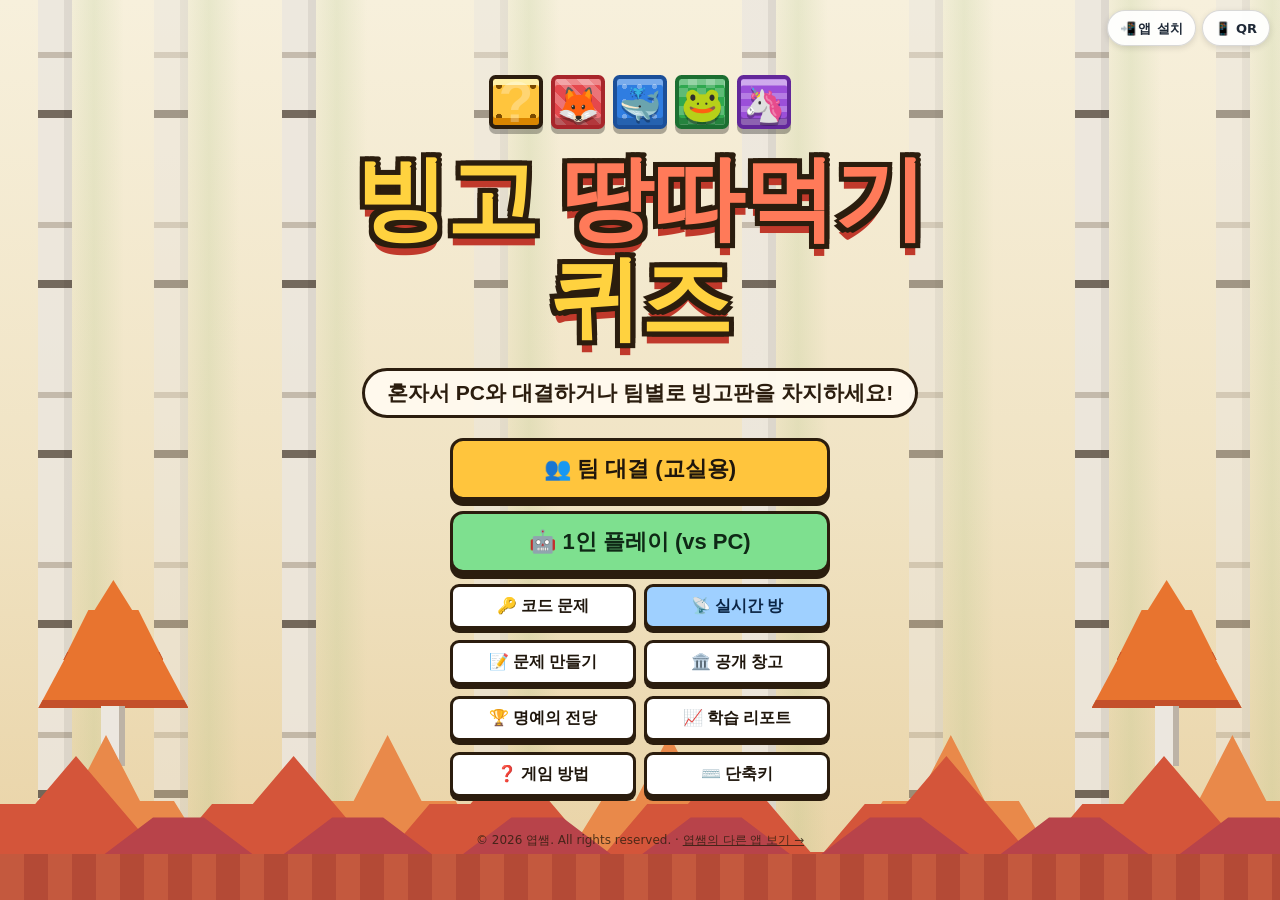
<file: index.html>
<!DOCTYPE html>
<html lang="ko" data-qr-url="https://gmlduqzhd123-lab.github.io/Bingo/" data-qr-name="빙고 땅따먹기 퀴즈">
<head>
<meta charset="UTF-8">
<meta name="viewport" content="width=device-width, initial-scale=1.0">
<title>빙고 땅따먹기 퀴즈 - 1인 vs PC · 팀 대항 빙고 퀴즈 게임</title>
<meta name="description" content="혼자서 PC와 대결하거나 팀별로 문제를 맞히고 3×3·4×4·5×5 빙고판을 차지하는 퀴즈 게임">
<meta name="theme-color" content="#f97316">
<meta property="og:type" content="website">
<meta property="og:title" content="빙고 땅따먹기 퀴즈">
<meta property="og:description" content="혼자서 PC와 대결하거나 팀별로 문제를 맞히고 3×3·4×4·5×5 빙고판을 차지하는 퀴즈 게임">
<meta property="og:url" content="https://gmlduqzhd123-lab.github.io/Bingo/">
<meta property="og:image" content="https://gmlduqzhd123-lab.github.io/Bingo/og-image.jpg">
<meta name="twitter:card" content="summary_large_image">
<meta name="twitter:image" content="https://gmlduqzhd123-lab.github.io/Bingo/og-image.jpg">
<link rel="manifest" href="./manifest.webmanifest">
<link rel="icon" href="./icons/favicon-32.png">
<link rel="apple-touch-icon" href="./icons/apple-touch-icon.png">
<meta name="apple-mobile-web-app-title" content="빙고 퀴즈">
<link rel="stylesheet" href="./styles/main.css">
<script src="./ys-install.js" defer></script>
<script src="./ys-qr.js" defer></script>
<script type="module" src="./src/main.js"></script>
</head>
<body data-theme="forest">

<div id="bg" aria-hidden="true"></div>
<div id="sr-live" class="sr-only-select" aria-live="polite" aria-atomic="true"></div>
<div id="offline-pill" class="offline-pill hidden" role="status">📡 오프라인 모드 (기본·저장 세트 사용 가능)</div>

<!-- ===== 타이틀 ===== -->
<section id="screen-title" class="screen active">
  <div class="ys-top"><button type="button" class="ys-chip" data-ys-install>📲 <span class="ys-wide">앱&nbsp;</span>설치</button><button type="button" class="ys-chip" data-qr aria-label="QR 코드로 접속">📱 QR</button></div>
  <div class="title-blocks" id="title-blocks"></div>
  <div class="logo">빙고 <span class="l2">땅따먹기</span><br>퀴즈</div>
  <div class="subtitle">혼자서 PC와 대결하거나 팀별로 빙고판을 차지하세요!</div>
  <div class="title-btns">
    <button class="pbtn gold big" id="btn-new">👥 팀 대결 (교실용)</button>
    <button class="pbtn ok big" id="btn-solo">🤖 1인 플레이 (vs PC)</button>
    <button class="pbtn blue big hidden" id="btn-continue"></button>
    <button class="pbtn pink big hidden" id="btn-weak-bank"></button>
    <div class="title-sub-row">
      <button class="pbtn white" id="btn-code-join">🔑 코드 문제</button>
      <button class="pbtn blue" id="btn-live-join">📡 실시간 방</button>
    </div>
    <div class="title-sub-row">
      <button class="pbtn white" id="btn-editor">📝 문제 만들기</button>
      <button class="pbtn white" id="btn-library">🏛️ 공개 창고</button>
    </div>
    <div class="title-sub-row">
      <button class="pbtn white" id="btn-hof">🏆 명예의 전당</button>
      <button class="pbtn white" id="btn-report">📈 학습 리포트</button>
    </div>
    <div class="title-sub-row">
      <button class="pbtn white" id="btn-howto">❓ 게임 방법</button>
      <button class="pbtn white" id="btn-keys">⌨️ 단축키</button>
    </div>
  </div>
  <p class="ys-credit">© 2026 엽쌤. All rights reserved. · <a href="https://gmlduqzhd123-lab.github.io/YScode/">엽쌤의 다른 앱 보기 →</a></p>
</section>

<!-- ===== 게임 설정 ===== -->
<section id="screen-setup" class="screen">
  <div class="page-head">
    <button class="pbtn white" data-go="title">◀ 처음으로</button>
    <h2 class="page-title outline">⚙️ 게임 설정</h2>
    <button class="pbtn white" id="btn-howto2">❓ 게임 방법</button>
  </div>
  <div class="panel setup-essential">
    <div class="ess-block">
      <h3>👥 플레이 방식</h3>
      <div class="seg" id="play-mode"></div>
      <div id="solo-box" class="solo-sub hidden">
        <div class="solo-ai-row">
          <label>🤖 PC 난이도</label>
          <div class="seg" id="ai-level"></div>
        </div>
        <div id="solo-row"></div>
        <label class="solo-fast-chk"><input type="checkbox" id="o-aifast" data-opt="aiFast"> ⏩ PC 차례 빠르게 진행 (대기 시간 단축)</label>
        <div id="solo-stats-bar" class="solo-stats-bar"></div>
      </div>
      <div id="team-box">
        <div class="cls-prof-bar">
          <select id="cls-prof-select" aria-label="저장된 학급 프로파일"><option value="">🏫 저장된 학급 불러오기…</option></select>
          <button type="button" class="pbtn sm white" id="cls-prof-save">💾 반 저장</button>
          <button type="button" class="pbtn sm bad hidden" id="cls-prof-del" title="선택한 학급 프로파일 삭제">🗑️</button>
        </div>
        <div class="team-preset-bar">
          <button type="button" class="pbtn sm white" id="tp-group">🏫 1~6모둠</button>
          <button type="button" class="pbtn sm white" id="tp-animal">🐾 동물팀</button>
          <button type="button" class="pbtn sm white" id="tp-shuffle">🎲 팀 순서 섞기</button>
        </div>
        <div id="team-rows"></div>
        <p class="hint">동물 버튼을 누르면 캐릭터를 고를 수 있어요. 팀 이름은 8글자까지 쓸 수 있어요.</p>
      </div>
    </div>
    <div class="ess-block">
      <h3><span>📚 문제 세트</span><span style="display:flex;gap:6px;flex-wrap:wrap"><button type="button" class="pbtn sm white" id="btn-library2">🏛️ 공개 창고</button><button type="button" class="pbtn sm blue" id="btn-code-join2">🔑 코드로 열기</button></span></h3>
      <div class="set-picker-bar">
        <div class="set-search-row">
          <input type="search" class="set-search" id="set-search" placeholder="🔍 과목·세트 이름 검색" aria-label="문제 세트 검색">
        </div>
        <div class="set-filter-chips" id="set-filters" role="group" aria-label="문제 세트 필터"></div>
      </div>
      <div class="set-cards" id="set-cards"></div>
      <select id="set-select" class="sr-only-select" aria-label="선택된 문제 세트"></select>
      <div class="set-info" id="set-info"></div>
      <div class="ed-btns">
        <button type="button" class="pbtn sm white" id="btn-editor2">📝 문제 세트 만들기 · 고치기</button>
        <button type="button" class="pbtn sm pink hidden" id="btn-weak-bank2"></button>
      </div>
    </div>
    <div class="ess-block">
      <h3>🎯 빙고판 크기</h3>
      <div class="seg" id="board-size-seg"></div>
    </div>
  </div>
  <div class="start-row">
    <button class="pbtn gold big" id="btn-start">🚩 게임 시작!</button>
  </div>
  <div class="adv-wrap">
    <button type="button" class="adv-toggle" id="btn-adv" aria-expanded="false">
      <span>⚙️ 세부 설정 더보기</span>
      <span class="adv-summary" id="adv-summary"></span>
      <span id="adv-arrow">▾</span>
    </button>
    <div id="adv-panel" class="hidden">
      <div class="preset-bar" id="preset-bar"></div>
      <div class="adv-grid">
        <div class="panel">
          <h3>🎯 점수 · 화면</h3>
          <div class="opt-row"><label>칸 점수<small>문제를 맞혀 칸을 차지하면 얻는 점수</small></label><select data-opt="tilePts"><option value="5">5점</option><option value="10">10점</option><option value="20">20점</option></select></div>
          <div class="opt-row"><label>빙고 점수<small>가로·세로·대각선 한 줄을 모두 차지하면</small></label><select data-opt="bingoPts"><option value="20">20점</option><option value="30">30점</option><option value="50">50점</option><option value="100">100점</option></select></div>
          <div class="opt-row"><label>황금 칸<small>숨겨진 칸 · 열면 2칸만큼 점수</small></label><select data-opt="golden"><option value="0">없음</option><option value="1">1개</option><option value="2">2개</option><option value="3">3개</option><option value="5">5개</option></select></div>
          <div class="opt-row"><label>배경 테마<small>수업 분위기나 교실 조명에 맞춰 고르세요</small></label><select data-opt="theme"><option value="forest">🍂 가을 숲</option><option value="ocean">🌊 바닷속</option><option value="space">🚀 우주 (다크)</option><option value="chalkboard">🖍️ 칠판 다크</option></select></div>
          <div class="opt-row"><label>배경 음악 분위기<small>활기찬 대결풍 또는 차분한 복습풍</small></label><select data-opt="bgmStyle"><option value="upbeat">🎶 활기찬 대결</option><option value="calm">🎵 차분한 복습</option></select></div>
          <div class="opt-row"><label for="o-ttsauto">🔊 문제 자동 읽어주기<small>문제가 열리면 자동으로 한 번 읽어 줘요</small></label><input type="checkbox" id="o-ttsauto" data-opt="ttsAuto"></div>
          <div class="opt-row"><label>읽기 속도<small>저학년·영어 듣기 수업에 맞춰 조절</small></label><select data-opt="ttsRate"><option value="0.8">🐢 천천히</option><option value="1">보통</option><option value="1.15">🐇 빠르게</option></select></div>
          <div class="opt-row"><label for="o-reach">빙고 직전 힌트<small>1칸만 남으면 빙고 되는 칸을 🔥로 표시</small></label><input type="checkbox" id="o-reach" data-opt="reachHint"></div>
          <div class="opt-row"><label for="o-combo">🔥 3연속 콤보 보너스<small>3문제 이상 연속 정답 시 매번 +5점 추가</small></label><input type="checkbox" id="o-combo" data-opt="comboBonus"></div>
          <div class="opt-row"><label for="o-bigscreen">🖥️ 전자칠판 대형 모드<small>교실 TV·프로젝터용 큰 글자·고대비 보기</small></label><input type="checkbox" id="o-bigscreen" data-opt="bigScreen"></div>
          <div class="opt-row"><label for="o-motion">애니메이션 줄이기<small>반짝임·흔들림 효과를 끄고 차분하게 진행</small></label><input type="checkbox" id="o-motion" data-opt="reduceMotion"></div>
        </div>
        <div class="panel">
          <h3>🎲 진행 · 카드 규칙</h3>
          <div class="opt-row"><label>제한 시간<small>시간이 끝나면 객관식·1인 주관식은 오답 처리</small></label><select data-opt="timer"><option value="0">없음</option><option value="15">15초</option><option value="20">20초</option><option value="30">30초</option><option value="60">60초</option></select></div>
          <div class="opt-row"><label>라운드 제한<small>모든 팀이 한 번씩 하면 1라운드</small></label><select data-opt="roundLimit"><option value="0">없음 (칸이 모두 열릴 때까지)</option><option value="4">4라운드</option><option value="6">6라운드</option><option value="8">8라운드</option><option value="10">10라운드</option><option value="12">12라운드</option></select></div>
          <div class="opt-row"><label>목표 빙고 (먼저 승리)<small>지정한 줄 수를 먼저 완성하면 바로 게임 종료</small></label><select data-opt="bingoGoal"><option value="0">없음 (끝까지 대결)</option><option value="1">1줄 먼저 달성</option><option value="2">2줄 먼저 달성</option><option value="3">3줄 먼저 달성</option></select></div>
          <div class="opt-row"><label>틀렸을 때<small>틀린 칸을 어떻게 할까요?</small></label><select data-opt="wrongMode"><option value="keep">칸 그대로 (다른 팀이 다시 도전)</option><option value="reveal">정답 공개 후 빈 땅이 됨</option></select></div>
          <div class="opt-row"><label for="o-steal">⚡ 오답 스틸 찬스<small>팀 대결에서 틀리면 다른 팀이 바로 도전 (칸 유지 모드)</small></label><input type="checkbox" id="o-steal" data-opt="stealOnWrong"></div>
          <div class="opt-row"><label for="o-listen">🎧 듣기 평가 모드<small>문제 글을 숨기고 🔊 음성 재생 중심으로 출제</small></label><input type="checkbox" id="o-listen" data-opt="listeningMode"></div>
          <div class="opt-row"><label for="o-jeopardy">💎 배점 차등 (제퍼디)<small>위치·난이도별 10/20/30점 차등 배점</small></label><input type="checkbox" id="o-jeopardy" data-opt="jeopardyPts"></div>
          <div class="opt-row"><label for="o-pool">♻️ 안 푼 문제 우선 출제<small>문제가 많을 때 이전 판에 안 나온 문제부터 출제</small></label><input type="checkbox" id="o-pool" data-opt="poolNoRepeat"></div>
          <div class="opt-row"><label for="o-autonext">정답 후 자동 넘김<small>끄면 ‘다음으로’ 버튼을 눌러 설명 후 넘어가요</small></label><input type="checkbox" id="o-autonext" data-opt="autoNext"></div>
          <div class="opt-row"><label for="o-hint50">💡 힌트 찬스 허용<small>객관식 50:50 · 주관식 초성 힌트 (게임당 1회)</small></label><input type="checkbox" id="o-hint50" data-opt="hint5050"></div>
          <div class="opt-row"><label for="o-catchup">⚡ 역전 보정<small>1위와 30점 이상 차이 나면 좋은 보상 확률 증가</small></label><input type="checkbox" id="o-catchup" data-opt="catchupBoost"></div>
          <div class="opt-row"><label for="o-shuffle">문제 순서 섞기<small>끄면 1번 칸부터 문제 순서대로 놓여요</small></label><input type="checkbox" id="o-shuffle" data-opt="shuffle"></div>
          <div class="opt-row"><label for="o-rewards">보상 카드<small>정답을 맞히면 카드 3장 중 1장 뽑기</small></label><input type="checkbox" id="o-rewards" data-opt="rewards"></div>
          <div class="opt-row"><label for="o-penalties">벌칙 카드 섞기<small>꽝, 점수 -10, 지진, 벌칙 미션 등</small></label><input type="checkbox" id="o-penalties" data-opt="penalties"></div>
          <div class="opt-row"><label for="o-strong">강력 카드 섞기<small>💣 폭탄, 🔀 점수 체인지 (역전이 쉬워져요)</small></label><input type="checkbox" id="o-strong" data-opt="strong"></div>
          <div class="ed-btns"><button type="button" class="pbtn sm white" id="btn-rw-custom">🃏 보상 카드 세부 선택</button></div>
        </div>
      </div>
    </div>
  </div>
</section>

<!-- ===== 문제 세트 편집 ===== -->
<section id="screen-editor" class="screen">
  <div class="page-head">
    <button class="pbtn white" id="ed-back">◀ 돌아가기</button>
    <h2 class="page-title outline">📝 문제 세트 만들기</h2>
    <span style="width:110px"></span>
  </div>
  <div class="editor-grid">
    <div class="panel">
      <div class="ed-head-row">
        <h3>✏️ 문제 입력</h3>
        <span class="ed-dirty hidden" id="ed-dirty">● 저장 안 됨</span>
      </div>
      <div class="format-box">
        한 줄에 문제 하나씩 적어요. 칸은 세로 막대 <code>|</code>로 나눠요 (<b>엑셀·구글 시트·CSV</b> 복사도 바로 붙어요!).<br>
        객관식: <code>문제 | 정답 | 오답1 | 오답2 | 오답3</code><br>
        주관식: <code>문제 | 정답</code> · 맨 뒤에 <code>| 해설: 설명</code>, <code>| 이미지: https://...</code>를 붙일 수 있어요.<br>
        AI가 만든 결과를 그대로 붙여 넣어도 번호·빈 줄·표 머리글은 알아서 빼고 읽어요.
      </div>
      <div class="ed-tabs">
        <button type="button" class="on" data-edmode="text">📝 텍스트 일괄 편집</button>
        <button type="button" data-edmode="cards">🧩 카드별 편집</button>
      </div>
      <input class="ed-field" id="ed-name" maxlength="30" placeholder="문제 세트 이름 (예: 5학년 과학 - 식물의 구조)">
      <div id="ed-text-wrap">
        <textarea class="ed-field" id="ed-text" style="margin-top:8px" placeholder="여기에 문제를 붙여 넣으세요.&#10;&#10;식물이 햇빛을 받아 스스로 양분을 만드는 과정은? | 광합성 | 증산 작용 | 호흡 | 소화 | 해설: 빛 에너지를 이용해 양분을 만들어요.&#10;우리 몸에서 피를 온몸으로 보내는 기관은? | 심장"></textarea>
      </div>
      <div id="ed-cards-wrap" class="hidden">
        <div class="ed-card-filter-row">
          <input type="search" class="set-search" id="ed-card-search" placeholder="🔍 카드 문제·정답 검색">
          <select id="ed-card-type-filter" aria-label="카드 유형 필터">
            <option value="all">전체 보기</option>
            <option value="mc">객관식만</option>
            <option value="sa">주관식만</option>
            <option value="inc">미완성만</option>
          </select>
        </div>
        <div class="ed-batch-bar" id="ed-batch-bar">
          <button type="button" class="pbtn sm white" id="ed-sel-all">☑️ 전체 선택</button>
          <button type="button" class="pbtn sm white" id="ed-shuffle-cards">🔀 순서 섞기</button>
          <button type="button" class="pbtn sm white" id="ed-toggle-type">🔄 유형 일괄 변환</button>
          <button type="button" class="pbtn sm bad" id="ed-del-selected">🗑️ 선택 삭제</button>
          <span class="hint" style="margin:0;margin-left:auto">그림 칸에서 Ctrl+V로 캡처 붙여넣기 가능!</span>
        </div>
        <div class="ed-cards" id="ed-cards"></div>
        <div class="ed-btns"><button type="button" class="pbtn sm blue" id="ed-add-card">➕ 새 문제 추가</button></div>
        <input type="file" id="ed-img-file" accept="image/*" class="hidden">
      </div>
      <div class="ed-status" id="ed-status"></div>
      <div class="ed-preview" id="ed-preview"></div>
      <div class="ed-btns">
        <button class="pbtn gold" id="ed-save">💾 저장하기</button>
        <button class="pbtn ok" id="ed-use">🚩 저장하고 이 세트로 게임하기</button>
        <button class="pbtn white" id="ed-paste">📋 붙여넣기</button>
        <button class="pbtn white" id="ed-cleanup">🧹 형식 정리</button>
        <button class="pbtn white" id="ed-new">🆕 새로 쓰기</button>
        <button class="pbtn white" id="ed-sample">📋 예시 문제 넣기</button>
        <button class="pbtn white" id="ed-export">⬇️ 파일로 내보내기(.txt)</button>
        <button class="pbtn white" id="ed-import">⬆️ 파일 불러오기</button>
        <button class="pbtn white" id="ed-csv-tpl">📊 엑셀 양식(.csv)</button>
        <button class="pbtn white" id="ed-print">🖨️ 학습지 인쇄</button>
        <button class="pbtn blue" id="ed-share">🔗 코드·QR 공유</button>
        <input type="file" id="ed-file" accept=".txt,.csv,text/plain" class="hidden">
      </div>
      <p class="hint">저장한 문제 세트는 이 브라우저 안에만 보관돼요. 다른 기기와 나누려면 ‘코드·QR 공유’ 또는 ‘백업’을 이용하세요.</p>
    </div>
    <div style="display:flex;flex-direction:column;gap:16px">
      <div class="panel">
        <h3>🗂️ 저장된 문제 세트</h3>
        <div class="set-list" id="set-list"></div>
        <div class="ed-btns">
          <button type="button" class="pbtn sm white" id="sets-backup">📦 전체 백업 (.json)</button>
          <button type="button" class="pbtn sm white" id="sets-restore">📥 백업 불러오기</button>
          <button type="button" class="pbtn sm blue" id="sets-analytics">📊 공유 코드 현황</button>
          <input type="file" id="sets-restore-file" accept=".json,application/json" class="hidden">
        </div>
        <div class="ed-storage" id="ed-storage-bar" aria-live="polite"></div>
      </div>
      <div class="panel">
        <h3>🤖 AI에게 문제 만들기 부탁하기</h3>
        <p class="hint" style="margin:0 0 10px">아래 항목을 고르면 프롬프트가 만들어져요. 복사해서 AI 챗봇에 붙여 넣고, 나온 결과를 왼쪽 칸에 그대로 붙여 넣으면 됩니다.</p>
        <div class="prompt-opts">
          <label>학년<select id="p-grade">
            <option>초등학교 3학년</option><option>초등학교 4학년</option><option selected>초등학교 5학년</option><option>초등학교 6학년</option>
            <option>중학교 1학년</option><option>중학교 2학년</option><option>중학교 3학년</option><option>고등학교</option></select></label>
          <label>문제 유형<select id="p-type"><option value="mix">객관식 + 주관식 섞기</option><option value="mc">객관식만</option><option value="sa">주관식(단답형)만</option></select></label>
          <label class="full">과목과 주제<input id="p-topic" value="과학 - 식물의 구조와 기능"></label>
          <label>문제 수<select id="p-count"><option>9</option><option>16</option><option selected>25</option><option>30</option><option>40</option></select></label>
          <label>난이도<select id="p-diff"><option>쉬움</option><option selected>보통</option><option>어려움</option><option>쉬움부터 어려움까지 골고루</option></select></label>
          <label class="full prompt-chk"><input type="checkbox" id="p-explain"> 해설 한 줄 포함 (<code>| 해설: ...</code>)</label>
        </div>
        <textarea class="ed-field" id="prompt-out" readonly></textarea>
        <div class="ed-btns"><button class="pbtn gold" id="p-copy">📋 프롬프트 복사하기</button></div>
        <p class="hint">💡 교과서 내용이나 학습지를 프롬프트 아래에 함께 붙여 넣으면 수업 내용에 딱 맞는 문제가 나와요. AI가 만든 문제는 꼭 한 번 읽어 보고 정답을 확인하세요.</p>
      </div>
    </div>
  </div>
</section>

<!-- ===== 게임 ===== -->
<section id="screen-game" class="screen">
  <div class="topbar">
    <div class="left">
      <button class="pbtn white" id="g-home">◀ 처음</button>
      <button class="pbtn white g-opt-btn off" id="g-bgm">♫ 음악</button>
      <button class="pbtn white g-opt-btn" id="g-sfx">♪ 효과음</button>
      <button class="pbtn white g-opt-btn" id="g-vol" title="음량 조절">🔉 보통</button>
      <button class="pbtn white" id="g-undo" title="되돌리기 (Z)">↶ <span class="hide-sm">되돌리기 </span><span id="undo-cnt"></span></button>
      <button class="pbtn white g-opt-btn" id="g-log">📜 기록</button>
    </div>
    <div class="rankbar" id="rankbar"></div>
    <div class="right">
      <button class="pbtn white g-opt-btn" id="g-live" title="학생 기기 실시간 참여 방 열기">📡 실시간 방</button>
      <button class="pbtn white g-opt-btn" id="g-settings" title="게임 중 규칙·테마 변경">⚙️ 설정</button>
      <button class="pbtn white g-opt-btn" id="g-fs" title="전체화면 (F)">⛶ 전체화면</button>
      <button class="pbtn white g-opt-btn" id="g-help" title="게임 방법">❓</button>
      <div class="more-wrap">
        <button class="pbtn white" id="g-more" aria-expanded="false" aria-label="더보기 메뉴">⋯</button>
        <div class="more-menu hidden" id="more-menu">
          <button type="button" data-more="live">📡 실시간 방</button>
          <button type="button" data-more="settings">⚙️ 게임 중 설정</button>
          <button type="button" data-more="bgm">♫ 음악</button>
          <button type="button" data-more="sfx">♪ 효과음</button>
          <button type="button" data-more="vol">🔉 음량</button>
          <button type="button" data-more="log">📜 기록</button>
          <button type="button" data-more="fs">⛶ 전체화면</button>
          <button type="button" data-more="keys">⌨️ 단축키 안내</button>
          <button type="button" data-more="help">❓ 게임 방법</button>
        </div>
      </div>
      <button class="pbtn pink" id="g-end">🏁 끝내기</button>
      <div class="round" id="round"></div>
    </div>
  </div>
  <div id="live-react-feed" class="live-react-feed" aria-hidden="true"></div>
  <div class="arena" id="arena">
    <aside class="side left" id="side-left"></aside>
    <main class="board-wrap">
      <div class="mob-scores" id="mob-scores" aria-label="팀 점수 요약 (눌러서 관리)"></div>
      <div class="turn-banner" id="banner"></div>
      <div class="board-stage" id="board-stage">
        <div class="board" id="board"></div>
        <svg class="bingo-svg" id="bingo-svg" aria-hidden="true"></svg>
      </div>
    </main>
    <aside class="side right" id="side-right"></aside>
  </div>
</section>

<!-- ===== 결과 ===== -->
<section id="screen-result" class="screen">
  <div class="logo" id="res-headline" style="font-size:clamp(28px,6vw,68px);text-align:center;word-break:keep-all;max-width:96vw">🏆 최종 결과</div>
  <div id="res-solo-stats" class="res-solo-stats hidden"></div>
  <div id="res-cloud-status" class="res-solo-stats hidden"></div>
  <div class="podium" id="podium"></div>
  <div class="res-table-wrap"><table class="res-table" id="res-table"></table></div>
  <div class="start-row">
    <button class="pbtn gold big" id="r-again">🔁 같은 설정으로 다시</button>
    <button class="pbtn blue big" id="r-review">📝 오답 복습</button>
    <button class="pbtn ok big" id="r-export-png">🖼️ 결과 카드 저장(.png)</button>
    <button class="pbtn white big" id="r-hof-save">🏆 명예의 전당 기록</button>
    <button class="pbtn white big" id="r-hof-view">📜 명예의 전당</button>
    <button class="pbtn white big" id="r-board">🗺️ 빙고판 보기</button>
    <button class="pbtn white big" data-go="title">🏠 처음으로</button>
  </div>
</section>

<!-- ===== 실시간 방 학생 화면 ===== -->
<section id="screen-live-student" class="screen">
  <div class="live-card">
    <div class="live-head">
      <button type="button" class="pbtn sm white" id="ls-exit">◀ 나가기</button>
      <b id="ls-room-title">📡 실시간 교실 방</b>
      <span class="live-status" id="ls-status">연결 대기</span>
    </div>
    <div class="solo-stats-bar" id="ls-meta">방 상태를 기다리는 중...</div>
    <div id="ls-team-bar" class="ls-team-bar hidden"></div>
    <div id="ls-stage"></div>
    <div id="ls-react-bar" class="ls-react-bar">
      <span>응원:</span>
      <button type="button" class="pbtn sm white" data-react="👏">👏</button>
      <button type="button" class="pbtn sm white" data-react="🔥">🔥</button>
      <button type="button" class="pbtn sm white" data-react="😮">😮</button>
      <button type="button" class="pbtn sm white" data-react="🎉">🎉</button>
    </div>
  </div>
</section>

<div id="emo-picker" role="dialog" aria-label="팀 캐릭터 선택"></div>
<div id="modal"><div id="modal-box" role="dialog" aria-modal="true" tabindex="-1"></div></div>
<div id="confirm-modal" role="dialog" aria-modal="true" aria-labelledby="cf-title">
  <div class="cf-box">
    <h3 id="cf-title"></h3>
    <p id="cf-desc"></p>
    <div class="cf-actions">
      <button type="button" class="pbtn white" id="cf-cancel">취소</button>
      <button type="button" class="pbtn gold" id="cf-ok">확인</button>
    </div>
  </div>
</div>
<div id="qr-zoom-overlay" role="dialog" aria-modal="true" aria-label="QR 코드 크게 보기"></div>
<div id="announce"></div>
<div id="pwa-banner" class="pwa-banner hidden" role="status">
  <span>✨ 새 버전이 준비됐어요!</span>
  <button type="button" class="pbtn sm gold" id="pwa-apply">🔄 지금 업데이트</button>
  <button type="button" class="pbtn sm white" id="pwa-dismiss">나중에</button>
</div>
<div id="toasts"></div>
<div id="print-sheet" aria-hidden="true"></div>

</body>
</html>
</file>
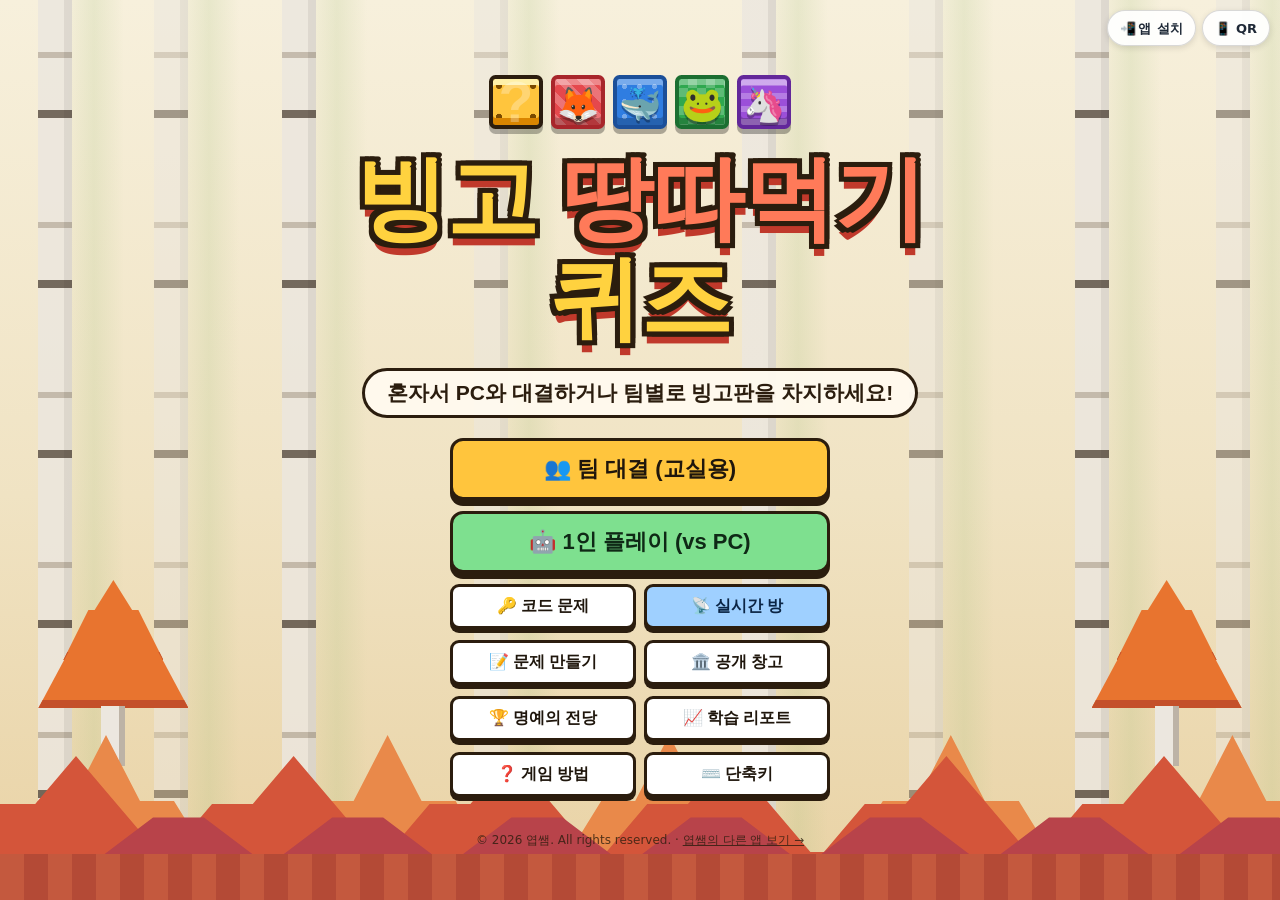
<file: 빙고땅따먹기퀴즈.html>
<!doctype html><html lang="ko"><head><meta charset="utf-8"><meta http-equiv="refresh" content="0; url=./"><link rel="canonical" href="https://gmlduqzhd123-lab.github.io/Bingo/"><title>빙고 땅따먹기 퀴즈</title></head><body><a href="./">빙고 땅따먹기 퀴즈으로 이동</a><script>location.replace("./"+location.search+location.hash)</script></body></html>
</file>
<file: styles/main.css>
:root{
  --ink:#2b1d0e; --tx:#2b1d0e; --paper:#fffaf0;
  --panel-bg:rgba(255,250,240,.97); --panel-border:#2b1d0e;
  --soft-bg:#fffdf6; --card-bg:#fff; --muted:#6b583e; --border-soft:#e3d5b3;
  --modal-bg:#fffaf0; --input-bg:#fff; --input-tx:#2b1d0e;
  --gold:#ffc53d; --gold-d:#e08a00; --ok:#7ee08f; --bad:#ff8f8f; --qscale:1;
}
*{box-sizing:border-box}
html,body{margin:0;min-height:100%;max-width:100%;overflow-x:clip;font-family:"Apple SD Gothic Neo","Malgun Gothic","Noto Sans KR","Pretendard",sans-serif;color:var(--tx)}
body{background:#efe2c0;transition:background .3s,color .25s}
button,input,select,textarea{font-family:inherit;color:inherit}
button{cursor:pointer}
.screen{display:none;min-height:100vh;position:relative;z-index:1}
.screen.active{display:flex}
.hidden{display:none!important}

/* ---------- 배경 및 테마 ---------- */
#bg{position:fixed;inset:0;z-index:0;overflow:hidden;pointer-events:none;transition:opacity .35s,filter .35s;
  background:linear-gradient(#f7f0dc 0%,#f0e3c3 55%,#e9d2a4 100%)}
body.in-game #bg{opacity:.78;filter:saturate(.88)}

/* 테마 1: 가을 숲 */
#bg .trunk{position:absolute;top:0;bottom:0;width:34px;opacity:.85;
  background:repeating-linear-gradient(180deg,#ece7df 0 52px,#bdb3a6 52px 58px,#ece7df 58px 110px,#5f544a 110px 118px,#ece7df 118px 170px)}
#bg .trunk::after{content:"";position:absolute;inset:0 0 0 auto;width:8px;background:rgba(0,0,0,.08)}
#bg .leafwall{position:absolute;top:0;width:60px;bottom:0;background:linear-gradient(90deg,transparent,rgba(160,190,120,.18),transparent)}
#bg .mt{position:absolute;bottom:0;width:340px;height:220px}
#bg .mt.a{background:#e9894a;clip-path:polygon(0 100%,10% 80%,20% 80%,30% 55%,40% 55%,50% 25%,60% 55%,70% 55%,80% 80%,90% 80%,100% 100%)}
#bg .mt.b{background:#d4553a;height:160px;clip-path:polygon(0 100%,12% 70%,24% 70%,36% 40%,48% 40%,60% 10%,72% 40%,84% 70%,100% 100%)}
#bg .mt.c{background:#b8434a;height:110px;clip-path:polygon(0 100%,15% 60%,30% 60%,45% 25%,60% 25%,75% 60%,90% 60%,100% 100%)}
#bg .ground{position:absolute;left:0;right:0;bottom:0;height:46px;background:repeating-linear-gradient(90deg,#c4593e 0 24px,#b44a36 24px 48px)}
#bg .pine{position:absolute;width:150px;height:170px}
#bg .pine i{position:absolute;left:50%;transform:translateX(-50%);background:#e8742f;border-bottom:8px solid #c4502a}
#bg .pine i:nth-child(1){top:0;width:50px;height:40px;clip-path:polygon(50% 0,100% 100%,0 100%)}
#bg .pine i:nth-child(2){top:30px;width:100px;height:50px;clip-path:polygon(25% 0,75% 0,100% 100%,0 100%)}
#bg .pine i:nth-child(3){top:72px;width:150px;height:56px;clip-path:polygon(20% 0,80% 0,100% 100%,0 100%)}
#bg .pine b{position:absolute;left:50%;top:126px;width:24px;height:60px;transform:translateX(-50%);background:#ece7df;border-right:6px solid #bdb3a6}

/* 테마 2: 바닷속 */
body[data-theme="ocean"]{
  background:#0d4f73;
  --tx:#0b2942; --panel-bg:rgba(244,251,255,.97); --panel-border:#0c4a6e;
  --soft-bg:#f0f9ff; --card-bg:#ffffff; --muted:#355973; --border-soft:#bae6fd;
  --modal-bg:#f8fcff; --input-bg:#ffffff; --input-tx:#0b2942;
}
body[data-theme="ocean"] #bg{background:linear-gradient(#7dd3fc 0%,#2694c8 45%,#0b4d71 100%)}
#bg .sunray{position:absolute;top:-10%;width:160px;height:75vh;background:linear-gradient(180deg,rgba(255,255,255,.22),transparent);transform:skewX(-16deg)}
#bg .wave{position:absolute;left:0;right:0;bottom:0;height:90px;background:repeating-radial-gradient(circle at 40px 0,transparent 0 28px,rgba(7,52,79,.45) 29px 60px)}
#bg .sand{position:absolute;left:0;right:0;bottom:0;height:44px;background:repeating-linear-gradient(90deg,#e9c88c 0 28px,#dfb872 28px 56px);border-top:5px solid #c59b52}
#bg .coral{position:absolute;bottom:40px;width:44px;height:90px;border-radius:24px 24px 0 0;background:#ff7a6b;opacity:.75}
#bg .bubble{position:absolute;bottom:-40px;border-radius:50%;border:2px solid rgba(255,255,255,.65);background:rgba(255,255,255,.18);animation:rise linear infinite}
@keyframes rise{0%{transform:translateY(0) scale(.9);opacity:0}15%{opacity:.8}85%{opacity:.7}100%{transform:translateY(-112vh) scale(1.1);opacity:0}}

/* 테마 3: 우주 (고대비 다크) */
body[data-theme="space"]{
  background:#12132e;
  --tx:#f8fafc; --panel-bg:rgba(22,25,58,.95); --panel-border:#818cf8;
  --soft-bg:rgba(30,35,78,.95); --card-bg:#1e234d; --muted:#cbd5e1; --border-soft:#4f46e5;
  --modal-bg:#16193b; --input-bg:#0f122d; --input-tx:#f8fafc;
}
body[data-theme="space"] #bg{background:radial-gradient(circle at 20% 25%,rgba(124,58,237,.35),transparent 45%),radial-gradient(circle at 80% 70%,rgba(14,165,233,.28),transparent 42%),linear-gradient(#0b0c22 0%,#1a1640 60%,#23184a 100%)}
#bg .star{position:absolute;border-radius:50%;background:#fff;box-shadow:0 0 8px rgba(255,255,255,.8);animation:twinkle 3.2s ease-in-out infinite}
@keyframes twinkle{0%,100%{opacity:.35;transform:scale(.9)}50%{opacity:1;transform:scale(1.25)}}
#bg .planet{position:absolute;border-radius:50%;box-shadow:inset -16px -14px 0 rgba(0,0,0,.22)}
#bg .planet.ring::after{content:"";position:absolute;left:-26%;right:-26%;top:42%;height:22%;border:6px solid rgba(255,222,125,.55);border-radius:50%;transform:rotate(-16deg)}

/* 테마 4: 칠판 다크 (고대비 다크) */
body[data-theme="chalkboard"]{
  background:#163024;
  --tx:#fefce8; --panel-bg:rgba(21,50,37,.96); --panel-border:#86efac;
  --soft-bg:rgba(28,66,48,.96); --card-bg:#1b4130; --muted:#d6e6dc; --border-soft:#3f7d5d;
  --modal-bg:#153325; --input-bg:#0f261b; --input-tx:#fefce8;
}
body[data-theme="chalkboard"] #bg{background:radial-gradient(circle at 50% 40%,rgba(255,255,255,.06),transparent 70%),linear-gradient(#1e4332 0%,#163326 100%)}
#bg .chalk-grid{position:absolute;inset:0;background-image:linear-gradient(rgba(255,255,255,.035) 1px,transparent 1px),linear-gradient(90deg,rgba(255,255,255,.035) 1px,transparent 1px);background-size:48px 48px}
#bg .chalk-rail{position:absolute;left:0;right:0;bottom:0;height:28px;background:linear-gradient(#8b5a2b,#69411c);border-top:4px solid #a8723e;box-shadow:0 -4px 12px rgba(0,0,0,.35)}
#bg .chalk-stick{position:absolute;bottom:28px;width:44px;height:10px;border-radius:4px;background:#f8fafc;box-shadow:0 2px 0 rgba(0,0,0,.3)}

body[data-theme="space"] .ys-credit,
body[data-theme="chalkboard"] .ys-credit,
body[data-theme="ocean"] .ys-credit{color:#f8fafc;opacity:.92;text-shadow:0 1px 3px rgba(0,0,0,.55)}

/* 다크 테마 세부 고대비 보정 */
body[data-theme="space"] .subtitle,
body[data-theme="chalkboard"] .subtitle{background:var(--panel-bg);border-color:var(--panel-border);color:var(--tx)}
body[data-theme="space"] .set-info,
body[data-theme="chalkboard"] .set-info{background:rgba(255,197,61,.16);border-color:#fbbf24;color:var(--tx)}
body[data-theme="space"] .set-info.warn,
body[data-theme="chalkboard"] .set-info.warn{background:rgba(239,68,68,.2);border-color:#f87171;color:#fecaca}
body[data-theme="space"] .ed-status,
body[data-theme="chalkboard"] .ed-status{background:rgba(34,197,94,.18);border-color:#4ade80;color:var(--tx)}
body[data-theme="space"] .ed-status.warn,
body[data-theme="chalkboard"] .ed-status.warn{background:rgba(239,68,68,.2);border-color:#f87171;color:#fecaca}
body[data-theme="space"] .ed-preview,
body[data-theme="chalkboard"] .ed-preview{background:var(--card-bg);border-color:var(--border-soft);color:var(--tx)}
body[data-theme="space"] .ed-preview div,
body[data-theme="chalkboard"] .ed-preview div{border-bottom-color:var(--border-soft)}
body[data-theme="space"] .ed-preview .tag,
body[data-theme="chalkboard"] .ed-preview .tag{color:#1f160c}
body[data-theme="space"] .format-box code,
body[data-theme="chalkboard"] .format-box code{background:rgba(255,197,61,.25);color:#fef08a}
body[data-theme="space"] .q-explain,
body[data-theme="chalkboard"] .q-explain{background:rgba(56,189,248,.16);border-color:#38bdf8;color:#e0f2fe}
body[data-theme="space"] .q-answer,
body[data-theme="chalkboard"] .q-answer{background:rgba(251,191,36,.18);border-color:#fbbf24;color:#fef3c7}
body[data-theme="space"] .mission-card,
body[data-theme="chalkboard"] .mission-card{background:rgba(251,191,36,.16);border-color:#fbbf24;color:#fef3c7}
body[data-theme="space"] .rev-a,
body[data-theme="chalkboard"] .rev-a{background:rgba(251,191,36,.18);border-color:#fbbf24;color:#fef3c7}
body[data-theme="space"] .rev-ex,
body[data-theme="chalkboard"] .rev-ex{background:rgba(56,189,248,.16);color:#e0f2fe}
body[data-theme="space"] .solo-stats-bar,
body[data-theme="chalkboard"] .solo-stats-bar{background:var(--soft-bg);border-color:var(--border-soft);color:var(--tx)}
body[data-theme="space"] .lvl-badge,
body[data-theme="chalkboard"] .lvl-badge{background:rgba(255,255,255,.1);border-color:rgba(255,255,255,.25);color:#e2e8f0}
body[data-theme="space"] .lvl-badge.cleared,
body[data-theme="chalkboard"] .lvl-badge.cleared{background:#166534;border-color:#4ade80;color:#dcfce7}
body[data-theme="space"] .res-solo-stats,
body[data-theme="chalkboard"] .res-solo-stats{background:var(--panel-bg);border-color:var(--panel-border);color:var(--tx)}
body[data-theme="space"] .res-table-wrap,
body[data-theme="chalkboard"] .res-table-wrap{background:var(--card-bg);border-color:var(--panel-border);color:var(--tx)}
body[data-theme="space"] .res-table th,
body[data-theme="chalkboard"] .res-table th{background:#0f172a;color:#f8fafc}
body[data-theme="space"] .res-table td,
body[data-theme="chalkboard"] .res-table td{border-bottom-color:var(--border-soft)}
body[data-theme="space"] .rw,
body[data-theme="chalkboard"] .rw{background:rgba(59,130,246,.2);color:var(--tx)}
body[data-theme="space"] .rw.bad,
body[data-theme="chalkboard"] .rw.bad{background:rgba(239,68,68,.22);color:var(--tx)}
body[data-theme="space"] .set-card,
body[data-theme="chalkboard"] .set-card{background:var(--card-bg);border-color:var(--border-soft);color:var(--tx)}
body[data-theme="space"] .set-card.on,
body[data-theme="chalkboard"] .set-card.on{background:rgba(255,197,61,.22);border-color:#fbbf24}
body[data-theme="space"] .set-filter-btn,
body[data-theme="chalkboard"] .set-filter-btn{background:var(--card-bg);border-color:var(--border-soft);color:var(--tx)}
body[data-theme="space"] .set-filter-btn.on,
body[data-theme="chalkboard"] .set-filter-btn.on{background:var(--gold);color:#1f160c;border-color:#1f160c}
body[data-theme="space"] .turn-banner,
body[data-theme="chalkboard"] .turn-banner{background:var(--panel-bg);border-color:var(--panel-border);border-left-color:var(--c);color:var(--tx)}
body[data-theme="space"] .turn-banner.pending,
body[data-theme="chalkboard"] .turn-banner.pending{background:rgba(251,191,36,.22)}
body[data-theme="space"] .seg button,
body[data-theme="chalkboard"] .seg button,
body[data-theme="space"] .ed-tabs button,
body[data-theme="chalkboard"] .ed-tabs button{background:var(--card-bg);border-color:var(--panel-border);color:var(--tx)}
body[data-theme="space"] .seg button.on,
body[data-theme="chalkboard"] .seg button.on,
body[data-theme="space"] .ed-tabs button.on,
body[data-theme="chalkboard"] .ed-tabs button.on{background:var(--gold);color:#1f160c;border-color:#1f160c}
body[data-theme="space"] .preset-btn,
body[data-theme="chalkboard"] .preset-btn{background:var(--panel-bg);border-color:var(--panel-border);color:var(--tx)}
body[data-theme="space"] .preset-btn.on,
body[data-theme="chalkboard"] .preset-btn.on{background:var(--gold);color:#1f160c;border-color:#1f160c}
body[data-theme="space"] .preset-btn.on small,
body[data-theme="chalkboard"] .preset-btn.on small{color:#4a2c00}
body[data-theme="space"] .preset-btn small,
body[data-theme="chalkboard"] .preset-btn small{color:var(--muted)}
body[data-theme="space"] .adv-toggle,
body[data-theme="chalkboard"] .adv-toggle{background:var(--panel-bg);border-color:var(--panel-border);color:var(--tx)}
body[data-theme="space"] .cloud-code-box,
body[data-theme="chalkboard"] .cloud-code-box{background:rgba(56,189,248,.16);border-color:#38bdf8;color:var(--tx)}
body[data-theme="space"] .dash-stat,
body[data-theme="chalkboard"] .dash-stat,
body[data-theme="space"] .dash-missed-row,
body[data-theme="chalkboard"] .dash-missed-row{background:var(--card-bg);border-color:var(--border-soft);color:var(--tx)}

/* ---------- 공통 버튼 / 패널 ---------- */
.pbtn{border:3px solid var(--ink);background:#fff3d6;color:#1f160c;font-weight:800;padding:9px 16px;border-radius:9px;box-shadow:0 4px 0 var(--ink);font-size:16px;transition:transform .08s,filter .1s;white-space:nowrap}
.pbtn:hover:not(:disabled){filter:brightness(1.06)}
.pbtn:active:not(:disabled){transform:translateY(3px);box-shadow:0 1px 0 var(--ink)}
.pbtn.gold{background:var(--gold);color:#1f160c}
.pbtn.ok{background:var(--ok);color:#0f2916}
.pbtn.bad{background:var(--bad);color:#3b0a0a}
.pbtn.blue{background:#9fd0ff;color:#0b2545}
.pbtn.pink{background:#ffb8d9;color:#3d0c24}
.pbtn.white{background:#fff;color:#1f160c}
.pbtn.ghost{background:transparent;box-shadow:none;border-style:dashed;color:var(--tx);border-color:currentColor}
.pbtn.big{font-size:22px;padding:13px 34px;border-radius:13px;box-shadow:0 6px 0 var(--ink)}
.pbtn.sm{font-size:13px;padding:5px 10px;border-width:2px;box-shadow:0 3px 0 var(--ink)}
.pbtn:disabled{opacity:.45;cursor:default;transform:none}
@media (max-width:440px){
  .pbtn{white-space:normal;word-break:keep-all}
  .pbtn.big{font-size:18px;padding:11px 18px}
}
.panel{background:var(--panel-bg);border:3px solid var(--panel-border);border-radius:14px;box-shadow:0 6px 0 rgba(0,0,0,.38);padding:18px;min-width:0;max-width:100%}
.panel h3{margin:0 0 12px;font-size:20px}
.outline{color:#fff;text-shadow:3px 0 var(--ink),-3px 0 var(--ink),0 3px var(--ink),0 -3px var(--ink),3px 3px var(--ink),-3px 3px var(--ink),3px -3px var(--ink),-3px -3px var(--ink)}
.kh{display:none;font-size:11px;font-weight:900;background:#f1ead8;border:2px solid var(--ink);border-radius:5px;padding:1px 5px;margin-left:6px;vertical-align:1px;box-shadow:0 2px 0 var(--ink);color:#1f160c}
@media (hover:hover) and (pointer:fine){.kh{display:inline-block}}

/* ---------- 타이틀 ---------- */
#screen-title{flex-direction:column;align-items:center;justify-content:center;gap:20px;padding:56px 16px 26px;text-align:center}
.logo{font-size:clamp(42px,7.5vw,92px);font-weight:900;line-height:1.08;color:#ffd23f;letter-spacing:-1px;
  text-shadow:5px 0 var(--ink),-5px 0 var(--ink),0 5px var(--ink),0 -5px var(--ink),5px 5px var(--ink),-5px 5px var(--ink),5px -5px var(--ink),-5px -5px var(--ink),0 12px 0 #c0392b}
.logo .l2{color:#ff7a59}
.subtitle{font-size:clamp(15px,2.2vw,21px);font-weight:800;background:rgba(255,250,240,.94);color:#2b1d0e;border:3px solid var(--ink);border-radius:999px;padding:8px 22px;max-width:92vw}
.title-btns{display:flex;flex-direction:column;gap:11px;width:min(380px,92vw)}
#btn-continue{display:flex;flex-direction:column;align-items:center;gap:3px;white-space:normal;line-height:1.25;padding:12px 18px}
.cont-meta{font-size:13px;font-weight:700;opacity:.88;word-break:keep-all}
.title-sub-row{display:grid;grid-template-columns:1fr 1fr;gap:8px}
@media (max-width:360px){.title-sub-row{grid-template-columns:1fr}}
@keyframes bob{0%,100%{transform:translateY(0)}50%{transform:translateY(-10px)}}

/* ---------- 설정 / 편집 화면 ---------- */
#screen-setup,#screen-editor{flex-direction:column;align-items:center;padding:22px 16px 56px;gap:16px}
.page-head{display:flex;align-items:center;justify-content:space-between;width:min(1240px,100%);gap:10px;flex-wrap:wrap}
.page-title{font-size:clamp(24px,3.4vw,38px);font-weight:900;margin:0}
@media (max-width:640px){.page-head > span:empty{display:none}}
.preset-bar{display:grid;grid-template-columns:repeat(auto-fit,minmax(min(185px,100%),1fr));gap:10px;width:min(1240px,100%)}
.preset-btn{display:flex;flex-direction:column;align-items:flex-start;gap:2px;border:3px solid var(--ink);border-radius:12px;background:rgba(255,250,240,.95);color:#1f160c;padding:10px 14px;box-shadow:0 4px 0 var(--ink);text-align:left;transition:transform .08s,background .15s}
.preset-btn:hover{background:#fff6d6;transform:translateY(-2px)}
.preset-btn.on{background:var(--gold);box-shadow:0 4px 0 var(--ink),inset 0 -3px 0 rgba(0,0,0,.15)}
.preset-btn b{font-size:15px}
.preset-btn small{font-size:12.5px;color:#5c4d38;font-weight:700}

.setup-essential{width:min(780px,100%);max-width:100%;display:flex;flex-direction:column;gap:14px;min-width:0}
.ess-block{border-bottom:2px dashed var(--border-soft);padding-bottom:14px;min-width:0}
.ess-block:last-child{border-bottom:none;padding-bottom:0}
.ess-block h3{margin:0 0 10px;font-size:18px;display:flex;align-items:center;justify-content:space-between;gap:6px;flex-wrap:wrap}
.solo-sub{margin-top:10px;background:var(--soft-bg);border:2px solid var(--border-soft);border-radius:12px;padding:12px;display:flex;flex-direction:column;gap:10px}
.solo-ai-row{display:flex;align-items:center;justify-content:space-between;gap:8px;flex-wrap:wrap}
.solo-ai-row > label{font-weight:800;font-size:15px}
.vs-pc-pill{flex:none;padding:8px 12px;border-radius:11px;border:3px solid #2f7de1;background:#e8f2ff;color:#1b4f99;font-weight:900;font-size:15px;white-space:nowrap}
.solo-fast-chk{display:flex;align-items:center;gap:8px;font-size:13.5px;font-weight:800;cursor:pointer}
.solo-fast-chk input{width:20px;height:20px;accent-color:#e08a00}
.adv-wrap{width:min(980px,100%);max-width:100%;display:flex;flex-direction:column;gap:14px;align-items:center;min-width:0}
.adv-toggle{width:min(780px,100%);display:flex;align-items:center;justify-content:space-between;gap:10px;flex-wrap:wrap;border:3px solid var(--ink);border-radius:13px;background:rgba(255,250,240,.95);color:#1f160c;padding:11px 16px;font-weight:800;font-size:15.5px;box-shadow:0 4px 0 var(--ink);text-align:left}
.adv-toggle:hover{background:#fff6d6}
.adv-summary{font-size:13px;color:var(--muted);font-weight:700;flex:1;text-align:right;min-width:140px}
#adv-panel{width:100%;display:flex;flex-direction:column;gap:14px;min-width:0}
.adv-grid{display:grid;grid-template-columns:repeat(auto-fit,minmax(min(320px,100%),1fr));gap:16px;width:100%;align-items:start}
.seg{display:flex;gap:6px;flex-wrap:wrap}
.seg button{border:3px solid var(--ink);background:#fff;color:#1f160c;border-radius:9px;padding:7px 14px;font-weight:800;font-size:15px}
.seg button.on{background:var(--gold);box-shadow:inset 0 -3px 0 rgba(0,0,0,.2)}
.team-row{display:flex;gap:8px;align-items:center;margin:10px 0}
.team-row .emo{font-size:30px;width:54px;height:54px;border:4px solid var(--c);border-radius:13px;background:#fff;flex:none;line-height:1;transition:transform .1s}
.team-row .emo:hover{transform:scale(1.06)}
.team-row input{flex:1;min-width:0;font-size:18px;padding:10px 12px;border:3px solid var(--c);border-radius:11px;font-weight:800;background:var(--input-bg);color:var(--input-tx)}
.team-row .dot{width:18px;height:18px;border-radius:50%;background:var(--c);border:2px solid var(--ink);flex:none}
.hint{font-size:13px;color:var(--muted);margin:6px 0 0;line-height:1.5}
.opt-row{display:flex;justify-content:space-between;align-items:center;padding:9px 0;border-bottom:1px dashed var(--border-soft);gap:12px}
.opt-row:last-child{border-bottom:none}
.opt-row label{font-weight:800}
.opt-row small{display:block;color:var(--muted);font-weight:500;font-size:12.5px;margin-top:2px}
.opt-row select{font-size:15px;padding:6px 8px;border:2px solid var(--ink);border-radius:8px;font-weight:700;background:var(--input-bg);color:var(--input-tx);max-width:52%}
.opt-row input[type=checkbox]{width:26px;height:26px;accent-color:#e08a00;flex:none}
.set-info{margin-top:10px;padding:10px 12px;border-radius:10px;background:#fff3c4;border:2px dashed var(--gold-d);font-size:14.5px;line-height:1.55;color:#2b1d0e}
.set-info.warn{background:#ffe6e6;border-color:#e5484d;color:#7f1d1d}
#set-select{width:100%;font-size:16px;padding:10px;border:3px solid var(--ink);border-radius:10px;font-weight:800;background:var(--input-bg);color:var(--input-tx)}
.start-row{display:flex;gap:12px;justify-content:center;flex-wrap:wrap;width:100%}

/* 카드형 문제 세트 선택기 */
.set-picker-bar{display:flex;flex-direction:column;gap:8px;margin-bottom:10px}
.set-search-row{display:flex;gap:8px;align-items:center;flex-wrap:wrap}
.set-search{flex:1 1 180px;min-width:0;font-size:14.5px;padding:8px 12px;border:2.5px solid var(--ink);border-radius:10px;font-weight:700;background:var(--input-bg);color:var(--input-tx)}
.set-filter-chips{display:flex;gap:6px;flex-wrap:wrap}
.set-filter-btn{border:2px solid var(--ink);background:#fff;color:#1f160c;border-radius:999px;padding:4px 10px;font-size:12.5px;font-weight:800}
.set-filter-btn.on{background:var(--gold);box-shadow:0 2px 0 var(--ink)}
.set-cards{display:grid;grid-template-columns:repeat(auto-fill,minmax(min(210px,100%),1fr));gap:8px;max-height:245px;overflow:auto;padding:2px}
.set-card{position:relative;display:flex;flex-direction:column;align-items:flex-start;gap:4px;border:2.5px solid var(--border-soft);border-radius:12px;background:var(--card-bg);color:var(--tx);padding:10px 32px 10px 12px;text-align:left;transition:transform .08s,border-color .15s,background .15s}
.set-card:hover{border-color:var(--gold-d);transform:translateY(-1px)}
.set-card.on{border-color:var(--ink);background:#fff3c4;color:#1f160c;box-shadow:0 3px 0 var(--ink)}
.set-card.on .set-card-meta{color:#5c4d38}
.set-card-title{font-weight:900;font-size:14.5px;line-height:1.3;word-break:keep-all}
.set-card-meta{font-size:12px;font-weight:700;color:var(--muted);display:flex;gap:6px;flex-wrap:wrap;align-items:center}
.set-pin{position:absolute;top:7px;right:7px;border:none;background:transparent;font-size:16px;line-height:1;padding:2px;opacity:.45}
.set-pin.on{opacity:1}
.set-stars{color:#d97706;font-weight:900;letter-spacing:-1px}
.sr-only-select{position:absolute;width:1px;height:1px;overflow:hidden;clip:rect(0,0,0,0);white-space:nowrap;border:0}

/* 이모지 피커 팝오버 */
#emo-picker{position:fixed;z-index:85;background:#fffaf0;color:#1f160c;border:3px solid var(--ink);border-radius:14px;padding:10px;box-shadow:0 8px 24px rgba(0,0,0,.3);width:min(286px,92vw);display:none}
#emo-picker.show{display:block;animation:popIn .15s}
.emo-grid{display:grid;grid-template-columns:repeat(5,1fr);gap:6px}
.emo-opt{position:relative;font-size:26px;height:46px;border:2px solid #dfd1b0;border-radius:10px;background:#fff;display:flex;align-items:center;justify-content:center}
.emo-opt:hover{background:#fff3c4;border-color:var(--ink)}
.emo-opt.cur{background:var(--gold);border-color:var(--ink)}
.emo-opt .used-tag{position:absolute;right:2px;bottom:1px;font-size:10px;font-weight:900;background:var(--ink);color:#fff;border-radius:999px;padding:0 4px;line-height:1.3}

/* 에디터 */
.editor-grid{display:grid;grid-template-columns:1.25fr 1fr;gap:16px;width:min(1240px,100%);align-items:start}
.editor-grid > div{min-width:0;max-width:100%}
@media (max-width:960px){.editor-grid{grid-template-columns:1fr}}
.ed-head-row{display:flex;align-items:center;justify-content:space-between;gap:8px;flex-wrap:wrap;margin-bottom:10px}
.ed-head-row h3{margin:0}
.ed-dirty{font-size:12.5px;font-weight:900;background:#ffe3e3;color:#b42318;border:2px solid #e5484d;border-radius:999px;padding:2px 10px}
.ed-tabs{display:flex;gap:6px;margin-bottom:10px;flex-wrap:wrap}
.ed-tabs button{border:2px solid var(--ink);border-radius:8px;background:#fff;color:#1f160c;padding:6px 12px;font-weight:800;font-size:14px}
.ed-tabs button.on{background:var(--gold)}
.ed-field{width:100%;max-width:100%;min-width:0;font-size:16px;padding:10px 12px;border:3px solid var(--ink);border-radius:10px;font-weight:700;background:var(--input-bg);color:var(--input-tx)}
textarea.ed-field{font-weight:500;line-height:1.6;resize:vertical}
#ed-text{height:340px;font-size:15px}
.ed-btns{display:flex;gap:8px;flex-wrap:wrap;margin-top:10px}
.ed-status{margin-top:10px;font-size:14.5px;line-height:1.6;padding:10px 12px;border-radius:10px;background:#eef8ee;border:2px solid #2fa84f;color:#14532d}
.ed-status.warn{background:#ffe6e6;border-color:#e5484d;color:#7f1d1d}
.ed-err{display:block;width:100%;text-align:left;background:rgba(255,255,255,.85);border:1px solid #e5484d;border-radius:7px;padding:4px 8px;margin-top:5px;font-size:13px;font-weight:700;color:#9f1239}
.ed-err:hover{background:#fff}
.ed-dup{display:block;width:100%;text-align:left;background:rgba(255,247,237,.95);border:1.5px solid #f59e0b;border-radius:7px;padding:4px 8px;margin-top:5px;font-size:13px;font-weight:700;color:#9a3412}
.ed-preview{margin-top:8px;max-height:220px;overflow:auto;font-size:13.5px;border:2px solid var(--border-soft);border-radius:10px;background:var(--card-bg)}
.ed-preview div{padding:6px 10px;border-bottom:1px solid #f0e6cf;word-break:break-word}
.ed-preview .tag{display:inline-block;font-size:11px;font-weight:800;padding:1px 6px;border-radius:6px;margin-right:6px;background:#9fd0ff;color:#0b2545}
.ed-preview .tag.s{background:#ffb8d9;color:#3d0c24}
.ed-cards{max-height:480px;overflow:auto;display:flex;flex-direction:column;gap:10px;margin-top:8px;padding-right:2px}
.ed-card{background:var(--card-bg);border:2px solid var(--ink);border-radius:11px;padding:10px;display:flex;flex-direction:column;gap:6px;transition:opacity .15s,border-color .15s}
.ed-card.incomplete{border-color:#e5484d;background:#fff8f8;color:#1f160c}
.ed-card.dragging{opacity:.45}
.ed-card.drag-over{border-color:#2f7de1;box-shadow:0 0 0 3px rgba(47,125,225,.35)}
.ed-drag{cursor:grab;user-select:none;font-size:15px;padding:2px 5px;border-radius:6px;background:#f1ead8;color:#1f160c;border:1.5px solid var(--ink)}
.ed-card-warn{font-size:12px;color:#b42318;font-weight:800}
.ed-card-foot{display:flex;align-items:center;justify-content:space-between;gap:8px;flex-wrap:wrap}
.ed-card-top{display:flex;align-items:center;justify-content:space-between;gap:8px;flex-wrap:wrap}
.ed-card-top select{border:2px solid var(--ink);border-radius:7px;padding:3px 8px;font-weight:800;background:var(--input-bg);color:var(--input-tx)}
.ed-card input{border:2px solid #d5c5a3;border-radius:8px;padding:6px 9px;font-size:14px;width:100%;min-width:0;font-weight:600;background:var(--input-bg);color:var(--input-tx)}
.ed-card input:focus{outline:none;border-color:var(--ink)}
.ed-card-opts{display:grid;grid-template-columns:1fr 1fr;gap:6px}
@media (max-width:560px){.ed-card-opts{grid-template-columns:1fr}}
.set-list .item{display:flex;align-items:center;gap:6px;padding:9px 4px;border-bottom:1px dashed var(--border-soft);flex-wrap:wrap}
.set-list .item .nm{flex:1 1 150px;font-weight:800;min-width:0;overflow:hidden;text-overflow:ellipsis;white-space:nowrap}
.set-list .item .n{font-size:12.5px;color:var(--muted);font-weight:600}
.prompt-opts{display:grid;grid-template-columns:repeat(2,minmax(0,1fr));gap:8px;margin-bottom:10px}
@media (max-width:520px){.prompt-opts{grid-template-columns:1fr}}
.prompt-opts label{font-size:13px;font-weight:800;display:flex;flex-direction:column;gap:4px;min-width:0}
.prompt-opts .full{grid-column:1/-1}
.prompt-opts .prompt-chk{flex-direction:row;align-items:center;gap:8px;background:var(--card-bg);border:2px solid var(--border-soft);border-radius:8px;padding:7px 10px}
.prompt-opts .prompt-chk input{width:20px;height:20px;accent-color:#e08a00;flex:none}
.prompt-opts select,.prompt-opts input:not([type=checkbox]){width:100%;min-width:0;max-width:100%;font-size:15px;padding:7px 8px;border:2px solid var(--ink);border-radius:8px;font-weight:700;background:var(--input-bg);color:var(--input-tx)}
#prompt-out{height:260px;font-size:13.5px;background:var(--soft-bg)}
.format-box{background:var(--card-bg);border:2px solid var(--border-soft);border-radius:10px;padding:10px 12px;font-size:14px;line-height:1.7;margin-bottom:12px}
.format-box code{background:#fff3c4;color:#2b1d0e;padding:1px 6px;border-radius:5px;font-weight:700}

/* ---------- 게임 화면 ---------- */
#screen-game{flex-direction:column;height:100vh;overflow:hidden}
.topbar{height:54px;flex:none;background:#1f2a3a;display:flex;align-items:center;justify-content:space-between;padding:0 12px;gap:8px;border-bottom:4px solid #0f1520;position:relative;z-index:20}
.topbar .left,.topbar .right{display:flex;gap:6px;align-items:center;flex:1;min-width:0}
.topbar .right{justify-content:flex-end}
.topbar .pbtn{padding:5px 10px;font-size:13px;box-shadow:0 3px 0 #000;border-width:2px;border-color:#0f1520}
.topbar .pbtn.off{opacity:.55;text-decoration:line-through}
.more-wrap{position:relative;display:none}
.more-menu{position:absolute;right:0;top:calc(100% + 8px);background:#fffaf0;color:#1f160c;border:3px solid var(--ink);border-radius:12px;box-shadow:0 8px 20px rgba(0,0,0,.35);padding:6px;display:flex;flex-direction:column;gap:4px;min-width:168px;z-index:45}
.more-menu button{border:2px solid transparent;border-radius:8px;background:transparent;color:#1f160c;padding:8px 10px;font-weight:800;font-size:14px;text-align:left;white-space:nowrap}
.more-menu button:hover{background:#fff3c4;border-color:var(--ink)}
.rankbar{display:flex;gap:14px;align-items:flex-end;justify-content:center;flex:none}
.rk{display:flex;flex-direction:column;align-items:center;color:#fff;font-size:11px;font-weight:800;line-height:1.1}
.rk .e{font-size:26px;line-height:1}
.rk.first .e{animation:rkbob 1s infinite;filter:drop-shadow(0 0 6px #ffd23f)}
@keyframes rkbob{0%,100%{transform:translateY(0)}50%{transform:translateY(-3px)}}
.round{color:#fff;font-weight:900;font-size:20px;margin-left:4px;white-space:nowrap}
.round b{color:#ffd23f;font-size:24px}
.arena{flex:1;display:grid;grid-template-columns:minmax(190px,1fr) auto minmax(190px,1fr);gap:14px;align-items:center;padding:12px 16px;min-height:0}
.arena.shake-board{animation:shakeBoard .45s}
@keyframes shakeBoard{0%,100%{transform:translate(0,0)}15%{transform:translate(-8px,4px)}35%{transform:translate(8px,-5px)}55%{transform:translate(-6px,-4px)}75%{transform:translate(5px,4px)}}
.side{display:flex;flex-direction:column;gap:24px;justify-content:center;height:100%}
.side.left{align-items:flex-start}.side.right{align-items:flex-end}
.board-wrap{display:flex;flex-direction:column;align-items:center;gap:10px;height:100%;min-height:0;justify-content:center;width:100%}
.turn-banner{display:flex;align-items:center;gap:8px;justify-content:center;flex-wrap:wrap;background:var(--panel-bg);color:var(--tx);border:3px solid var(--ink);border-left:12px solid var(--c);border-radius:12px;padding:7px 14px;font-size:clamp(14px,1.5vw,19px);font-weight:800;box-shadow:0 4px 0 var(--ink);max-width:min(94vw,calc(min(100vh - 170px,58vw) + 60px))}
.turn-banner .b-e{font-size:1.35em}
.goal-pill{background:#fff3c4;border:2px solid var(--gold-d);color:#7c2d12;border-radius:999px;padding:1px 9px;font-size:.8em;font-weight:900;white-space:nowrap}
.combo-pill{background:#ffedd5;border:2px solid #ea580c;color:#9a3412;border-radius:999px;padding:1px 8px;font-size:.78em;font-weight:900;white-space:nowrap}
.turn-banner.pending{background:#fff3c4;color:#2b1d0e;animation:wiggle 1.4s ease-in-out infinite}
@keyframes wiggle{0%,100%{transform:rotate(0)}25%{transform:rotate(-.6deg)}75%{transform:rotate(.6deg)}}
.board-stage{--size:min(calc(100vh - 170px),58vw);position:relative;width:var(--size);height:var(--size);flex:none}
.board{--n:5;width:100%;height:100%;display:grid;grid-template-columns:repeat(var(--n),1fr);grid-template-rows:repeat(var(--n),1fr);gap:1.8%;padding:2.6%;
  background:rgba(130,120,100,.42);border:5px solid #e9c87a;border-radius:16px;box-shadow:inset 0 0 0 3px rgba(255,255,255,.35),0 8px 24px rgba(0,0,0,.25);backdrop-filter:blur(2px);-webkit-backdrop-filter:blur(2px)}
.bingo-svg{position:absolute;inset:0;width:100%;height:100%;pointer-events:none;z-index:4;overflow:visible}
.bingo-line-draw{stroke-dasharray:1200;stroke-dashoffset:1200;animation:drawLine .55s ease-out forwards}
@keyframes drawLine{to{stroke-dashoffset:0}}

/* 칸 = 땅 블록 */
.tile{--f:#ffc53d;--s:#d98500;--h:#fff0a8;--o:#2b1d0e;position:relative;padding:0;min-width:0;min-height:0;display:flex;align-items:center;justify-content:center;
  border:4px solid var(--o);border-radius:12%;background-color:var(--f);color:#1f160c;
  box-shadow:inset 0 -7px 0 var(--s),inset 0 6px 0 var(--h),0 5px 0 rgba(0,0,0,.28);
  transition:transform .12s,filter .12s,opacity .2s,box-shadow .2s}
.tile .tnum{position:relative;font-weight:900;font-size:calc(var(--size)/(var(--n,5)*2.8));line-height:1;pointer-events:none;color:#4a2c00;text-shadow:0 3px 0 rgba(255,255,255,.55)}
.tile.closed{background-image:
  radial-gradient(circle at 13% 15%,#7a4a00 0 5%,transparent 6%),radial-gradient(circle at 87% 15%,#7a4a00 0 5%,transparent 6%),
  radial-gradient(circle at 13% 82%,#7a4a00 0 5%,transparent 6%),radial-gradient(circle at 87% 82%,#7a4a00 0 5%,transparent 6%)}
.tile.closed::before{content:"?";position:absolute;inset:0;display:flex;align-items:center;justify-content:center;font-size:calc(var(--size)/(var(--n,5)*1.4));font-weight:900;color:rgba(255,255,255,.28);pointer-events:none}
.tile.closed:hover{transform:scale(1.07) translateY(-3px);filter:brightness(1.08);box-shadow:inset 0 -7px 0 var(--s),inset 0 6px 0 var(--h),0 0 0 4px #fff6b0,0 8px 0 rgba(0,0,0,.28)}
.tile.owned{cursor:default;border-color:var(--s);box-shadow:inset 0 -7px 0 rgba(0,0,0,.22),inset 0 6px 0 rgba(255,255,255,.35),0 5px 0 rgba(0,0,0,.3)}
.tile.owned .tnum{position:absolute;left:6%;top:6%;font-size:calc(var(--size)/(var(--n,5)*6.6));color:var(--s);background:#fff;border:2px solid var(--s);border-radius:999px;min-width:1.9em;padding:1px 3px;text-align:center;text-shadow:none}
.tile .temo{font-size:calc(var(--size)/(var(--n,5)*2.35));margin-top:8%;line-height:1;pointer-events:none;filter:drop-shadow(0 3px 0 rgba(0,0,0,.3))}
.pat0{background-image:repeating-linear-gradient(45deg,rgba(255,255,255,.24) 0 8px,transparent 8px 16px)}
.pat1{background-image:radial-gradient(rgba(255,255,255,.34) 22%,transparent 24%);background-size:15px 15px}
.pat2{background-image:conic-gradient(rgba(255,255,255,.22) 25%,transparent 0 50%,rgba(255,255,255,.22) 0 75%,transparent 0);background-size:18px 18px}
.pat3{background-image:repeating-linear-gradient(0deg,rgba(255,255,255,.26) 0 6px,transparent 6px 13px)}
.pat4{background-image:repeating-linear-gradient(45deg,rgba(255,255,255,.22) 0 5px,transparent 5px 12px),repeating-linear-gradient(-45deg,rgba(255,255,255,.22) 0 5px,transparent 5px 12px)}
.pat5{background-image:radial-gradient(rgba(255,255,255,.32) 18%,transparent 20%),radial-gradient(rgba(0,0,0,.09) 18%,transparent 20%);background-size:16px 16px;background-position:0 0,8px 8px}
.tile.empty{--f:#b9a68a;--s:#8f7a5e;--h:#d8c8ae;--o:#6b5a44;border-style:dashed;
  background-image:repeating-linear-gradient(135deg,transparent 0 10px,rgba(0,0,0,.07) 10px 12px)}
.tile.empty .tnum{color:#5e4e38;text-shadow:none;font-size:calc(var(--size)/(var(--n,5)*4))}
.tile.empty::after{content:"빈 땅";position:absolute;bottom:8%;font-size:calc(var(--size)/(var(--n,5)*9.2));font-weight:800;color:#5e4e38}
.tile .tstar{position:absolute;right:4%;top:2%;font-size:calc(var(--size)/(var(--n,5)*4.6));pointer-events:none;animation:spin 3s linear infinite}
.tile .tfail{position:absolute;bottom:5%;left:50%;transform:translateX(-50%);font-size:calc(var(--size)/(var(--n,5)*9.2));font-weight:900;background:#fff;color:#1f160c;border:2px solid var(--ink);border-radius:6px;padding:0 4px;pointer-events:none;white-space:nowrap}
.tile.reach{outline:4px dashed var(--rc,#ff4d4d);outline-offset:-7px}
.tile .treach{position:absolute;left:5%;bottom:5%;font-size:calc(var(--size)/(var(--n,5)*5.2));line-height:1;pointer-events:none;filter:drop-shadow(0 1px 2px rgba(0,0,0,.45))}
.tile.golden{box-shadow:inset 0 0 0 4px #fff36b,inset 0 -7px 0 rgba(0,0,0,.22),0 5px 0 rgba(0,0,0,.3)}
.tile.bingo{animation:glow 1.1s ease-in-out infinite}
.tile.target{animation:pulse .9s ease-in-out infinite;cursor:pointer;opacity:1;filter:none}
.tile.dim{opacity:.3;filter:grayscale(.7)}
.tile.picked{opacity:1;filter:none;transform:scale(1.09);outline:5px dashed #fff;outline-offset:2px}
.tile:focus-visible{outline:4px solid #38bdf8;outline-offset:2px;z-index:2}
.tile.ai-focus{outline:5px solid #38bdf8;outline-offset:2px;transform:scale(1.07);box-shadow:0 0 0 6px rgba(56,189,248,.4),inset 0 -7px 0 var(--s),inset 0 6px 0 var(--h),0 8px 0 rgba(0,0,0,.3);z-index:2}
.tile.blast{box-shadow:0 0 0 5px #ff3b30,0 0 18px #ff3b30!important;transform:scale(1.06)}
.tile.boom{animation:boom .6s}
.tile.just-claimed{animation:tileClaim .48s cubic-bezier(.2,.9,.3,1.2)}
.tile.just-stolen{animation:tileSwap .5s ease-out}
.tile.shield-pop{animation:shieldFlash .55s ease-out}
@keyframes tileClaim{0%{transform:scale(.6) rotateY(70deg)}60%{transform:scale(1.12) rotateY(0)}100%{transform:scale(1)}}
@keyframes tileSwap{0%{transform:scale(1.16) rotate(-8deg)}50%{transform:scale(.92) rotate(5deg)}100%{transform:scale(1)}}
@keyframes shieldFlash{0%,100%{box-shadow:0 0 0 0 rgba(56,189,248,0)}50%{box-shadow:0 0 0 8px rgba(56,189,248,.85),0 0 22px #38bdf8}}
@keyframes pulse{0%,100%{transform:scale(1);box-shadow:0 0 0 0 #fff}50%{transform:scale(1.07);box-shadow:0 0 0 5px #fff,0 0 18px #fff}}
@keyframes glow{0%,100%{box-shadow:0 0 0 3px #fff36b,0 5px 0 rgba(0,0,0,.3)}50%{box-shadow:0 0 0 6px #fff36b,0 0 22px #fff36b,0 5px 0 rgba(0,0,0,.3)}}
.swatch{display:inline-block;width:18px;height:18px;border-radius:5px;border:2px solid var(--ink);background-color:var(--c);vertical-align:-3px;margin-right:5px;background-size:8px 8px}
.title-blocks{display:flex;gap:8px;flex-wrap:wrap;justify-content:center}
.title-blocks .tile{--size:400px;--n:5;width:54px;height:54px;animation:bob 1.6s ease-in-out infinite}
.title-blocks .tile:nth-child(2){animation-delay:.2s}.title-blocks .tile:nth-child(3){animation-delay:.4s}
.title-blocks .tile:nth-child(4){animation-delay:.6s}.title-blocks .tile:nth-child(5){animation-delay:.8s}
@keyframes spin{to{transform:rotate(360deg)}}
@keyframes boom{0%{transform:scale(1)}30%{transform:scale(1.3) rotate(8deg)}100%{transform:scale(1)}}

.tcard{--c:#e5484d;--d:#a8262b;position:relative;width:min(100%,260px);background:#fff;color:#1f160c;border:4px solid var(--c);border-radius:13px;box-shadow:0 6px 0 var(--d);padding:12px 14px 10px;display:grid;grid-template-columns:auto 1fr;align-items:center;gap:2px 8px;transition:transform .25s,box-shadow .25s}
.tcard .ava{font-size:46px;grid-row:span 2;line-height:1}
.tcard .nm{font-weight:900;font-size:18px;text-align:right;overflow:hidden;text-overflow:ellipsis;white-space:nowrap;padding-right:26px}
.tcard .sc{font-size:46px;font-weight:900;line-height:1;text-align:right;color:var(--d)}
.tcard .meta{grid-column:1/-1;font-size:13px;color:#5c4d38;display:flex;justify-content:space-between;font-weight:700;margin-top:4px;border-top:2px dashed #eadfc7;padding-top:5px;gap:4px}
.tcard .st{grid-column:1/-1;min-height:20px;font-size:13.5px;font-weight:800;display:flex;gap:5px;flex-wrap:wrap}
.tcard .st span{background:#f4efe4;border-radius:7px;padding:0 6px}
.tcard .st .ai-badge{background:#dbeafe;color:#1e40af;border:1.5px solid #60a5fa}
.tcard .st .combo-badge{background:#ffedd5;color:#9a3412;border:1.5px solid #fb923c}
.tcard.turn{transform:scale(1.06);box-shadow:0 0 0 6px rgba(255,214,0,.85),0 6px 0 var(--d)}
.tcard.turn::before{content:"▶ 지금 차례";position:absolute;top:-15px;left:12px;background:var(--c);color:#fff;font-size:12px;font-weight:900;padding:2px 10px;border-radius:999px;border:2px solid var(--ink)}
.tcard-manage{position:absolute;top:6px;right:6px;width:28px;height:28px;border:2px solid var(--ink);border-radius:8px;background:#fffaf0;color:#1f160c;font-size:14px;display:flex;align-items:center;justify-content:center;padding:0;line-height:1;box-shadow:0 2px 0 var(--ink)}
.tcard-manage:hover{background:var(--gold)}
.tcard .adj{position:absolute;right:8px;top:-14px;display:none;gap:4px}
@media (hover:hover) and (pointer:fine){.tcard:hover .adj{display:flex}}
.adj button{font-size:11.5px;padding:1px 7px;border:2px solid var(--ink);border-radius:6px;background:#fff;color:#1f160c;font-weight:900}
.float{position:absolute;right:14px;top:6px;font-weight:900;font-size:26px;animation:floatUp 1.3s forwards;pointer-events:none;z-index:3}
.float.p{color:#1b8a3a}.float.m{color:#d62828}
@keyframes floatUp{0%{opacity:0;transform:translateY(10px)}20%{opacity:1}100%{opacity:0;transform:translateY(-40px)}}
.tcard.pop{animation:cardpop .4s}
@keyframes cardpop{50%{transform:scale(1.1)}}
#arena.compact-sides .side{gap:10px}
#arena.compact-sides .tcard{padding:8px 10px 6px}
#arena.compact-sides .tcard .ava{font-size:34px}
#arena.compact-sides .tcard .sc{font-size:34px}
#arena.compact-sides .tcard .nm{font-size:15px}
#arena.compact-sides .tcard .meta{font-size:11.5px;margin-top:2px;padding-top:3px}
.mob-scores{display:none}

@media (max-width:900px){
  #screen-game{min-height:100dvh;height:auto;overflow-x:clip}
  .g-opt-btn,.rankbar,.hide-sm{display:none!important}
  .more-wrap{display:inline-flex}
  .arena{grid-template-columns:1fr;gap:8px;padding:8px 8px 14px;align-items:start}
  .side.left,.side.right{display:none!important}
  .board-wrap{gap:8px;justify-content:flex-start;height:auto}
  .board-stage{--size:min(92vw,calc(100dvh - 195px),520px)}
  .turn-banner{max-width:94vw;font-size:14.5px;padding:6px 12px}
  .mob-scores{display:flex;gap:6px;flex-wrap:wrap;justify-content:center;width:100%;max-width:96vw}
  .mob-scores.many-teams{flex-wrap:nowrap;justify-content:flex-start;overflow-x:auto;-webkit-overflow-scrolling:touch;scrollbar-width:none;padding:2px 4px 4px;scroll-snap-type:x proximity}
  .mob-scores.many-teams::-webkit-scrollbar{display:none}
  .mob-scores.many-teams .ms-chip{flex:none;padding:3px 9px;font-size:12px;scroll-snap-align:center}
  .ms-chip{display:inline-flex;align-items:center;gap:4px;padding:4px 10px;border-radius:999px;background:#fff;color:#1f160c;border:2.5px solid var(--c);font-size:12.5px;font-weight:900;box-shadow:0 2px 0 var(--d);white-space:nowrap;transition:transform .08s}
  .ms-chip:active{transform:translateY(1px)}
  .ms-chip.turn{background:#fff6cc;box-shadow:0 0 0 3px rgba(255,214,0,.85),0 2px 0 var(--d)}
  .ms-chip .ms-sc{color:var(--d);font-size:14px}
}
@media (max-width:440px){
  .topbar{padding:0 8px;gap:5px}
  .topbar .left,.topbar .right{gap:4px}
  .topbar .pbtn{padding:5px 8px;font-size:12px}
  .round{font-size:17px}
  .round b{font-size:20px}
}

/* ---------- 모달 ---------- */
#modal{position:fixed;inset:0;background:rgba(20,14,6,.62);display:none;align-items:center;justify-content:center;z-index:50;padding:14px}
#modal.show{display:flex}
#modal-box{background:var(--modal-bg);color:var(--tx);border:4px solid var(--ink);border-radius:16px;box-shadow:0 8px 0 var(--ink);width:min(820px,96vw);max-height:94vh;overflow:auto;padding:22px;animation:popIn .22s}
#modal-box:focus{outline:none}
#modal-box.wide{width:min(1000px,96vw)}
#modal-box.narrow{width:min(560px,96vw)}
@keyframes popIn{from{transform:scale(.88);opacity:0}to{transform:scale(1);opacity:1}}
.q-head{display:flex;justify-content:space-between;align-items:center;gap:8px;flex-wrap:wrap;background:var(--c);color:#fff;margin:-22px -22px 14px;padding:11px 18px;border-radius:11px 11px 0 0;font-weight:900;font-size:20px;border-bottom:4px solid var(--ink)}
.q-head-r{display:flex;align-items:center;gap:6px;flex-wrap:wrap}
.q-head .q-no{background:rgba(0,0,0,.25);padding:3px 11px;border-radius:999px;font-size:15px}
.q-fbtn{border:2px solid rgba(255,255,255,.75);background:rgba(0,0,0,.2);color:#fff;border-radius:8px;padding:2px 8px;font-size:13px;font-weight:900}
.q-fbtn:hover{background:rgba(0,0,0,.38)}
.q-tts-btn{border:2px solid rgba(255,255,255,.85);background:rgba(0,0,0,.25);color:#fff;border-radius:8px;padding:2px 9px;font-size:13px;font-weight:900}
.q-tts-btn:hover{background:rgba(0,0,0,.45)}
.q-timer-wrap{display:flex;align-items:center;gap:8px;margin-bottom:8px;flex-wrap:wrap}
.q-timer{flex:1;min-width:160px;height:30px;background:#ece6d6;border:3px solid var(--ink);border-radius:999px;overflow:hidden;position:relative}
#q-bar{height:100%;background:linear-gradient(90deg,#ffb703,#fb5607);width:100%;transition:width .09s linear}
.q-timer.urgent #q-bar{background:linear-gradient(90deg,#ff5a5f,#d90429)}
.q-timer.urgent{animation:urgentPulse .65s infinite}
@keyframes urgentPulse{0%,100%{box-shadow:0 0 0 0 rgba(217,4,41,.5)}50%{box-shadow:0 0 0 5px rgba(217,4,41,.45)}}
#q-sec{position:absolute;inset:0;display:flex;align-items:center;justify-content:center;font-size:15px;font-weight:900;color:#1f160c;text-shadow:0 1px 0 rgba(255,255,255,.8)}
.q-img{display:block;max-width:100%;max-height:min(30vh,240px);margin:0 auto 12px;border-radius:12px;border:3px solid var(--ink);object-fit:contain;background:#fff}
.q-text{font-size:calc(clamp(23px,3.3vw,40px) * var(--qscale,1));font-weight:900;line-height:1.38;text-align:center;padding:12px 6px 16px;word-break:keep-all;white-space:pre-wrap}
.q-text.long{font-size:calc(clamp(18px,2.4vw,28px) * var(--qscale,1))}
.q-opts{display:grid;grid-template-columns:1fr 1fr;gap:12px}
@media (max-width:640px){.q-opts{grid-template-columns:1fr}}
.q-opt{font-size:calc(clamp(17px,2.1vw,25px) * var(--qscale,1));font-weight:800;padding:15px 17px;border:3px solid var(--ink);border-radius:13px;background:#fff;color:#1f160c;box-shadow:0 5px 0 var(--ink);text-align:left;word-break:keep-all;transition:transform .08s,opacity .2s}
.q-opt b{display:inline-block;margin-right:8px;color:var(--gold-d)}
.q-opt:hover:not(:disabled){background:#fff6d8}
.q-opt:disabled{cursor:default}
.q-opt.eliminated{opacity:.32;text-decoration:line-through;background:#e2e8f0}
.q-opt.right{background:var(--ok)!important;color:#0f2916!important;animation:cardpop .4s}
.q-opt.wrong{background:var(--bad)!important;color:#3b0a0a!important;animation:shake .4s}
@keyframes shake{25%{transform:translateX(-8px)}75%{transform:translateX(8px)}}
.q-answer{font-size:calc(clamp(20px,2.8vw,32px) * var(--qscale,1));text-align:center;background:#fff3c4;color:#2b1d0e;border:3px dashed var(--gold-d);border-radius:13px;padding:14px;display:none;font-weight:800}
.q-answer.show{display:block;animation:popIn .25s}
.q-sa-form{display:flex;gap:8px;justify-content:center;align-items:stretch;margin:6px auto 12px;width:min(540px,100%);flex-wrap:wrap}
.q-sa-form input{flex:1 1 200px;min-width:0;font-size:clamp(18px,2.4vw,24px);font-weight:800;padding:11px 14px;border:3px solid var(--ink);border-radius:12px;background:var(--input-bg);color:var(--input-tx);text-align:center}
.q-sa-form input:focus{outline:none;box-shadow:0 0 0 4px rgba(255,197,61,.55)}
.solo-stats-bar{display:flex;gap:6px;flex-wrap:wrap;align-items:center;font-size:13px;font-weight:800;color:#4a3922;background:#fffaf0;border:2px dashed #d5c5a3;border-radius:10px;padding:7px 10px}
.stats-reset-btn{margin-left:auto;border:1.5px solid #cbd5e1;background:#fff;color:#64748b;border-radius:999px;padding:2px 9px;font-size:11.5px;font-weight:800;cursor:pointer}
.stats-reset-btn:hover{background:#ffe3e3;border-color:#e5484d;color:#9f1239}
.lvl-badge{background:#eef2f7;border:1.5px solid #cbd5e1;color:#64748b;border-radius:999px;padding:2px 8px;font-size:12px;font-weight:800}
.lvl-badge.cleared{background:#dcfce7;border-color:#22c55e;color:#15803d}
.res-solo-stats{background:rgba(255,250,240,.96);color:#1f160c;border:3px solid var(--ink);border-radius:999px;padding:7px 16px;font-weight:800;font-size:14.5px;display:flex;gap:8px;flex-wrap:wrap;align-items:center;justify-content:center;max-width:94vw;box-shadow:0 3px 0 var(--ink)}
.share-qr-box{display:flex;flex-direction:column;align-items:center;gap:10px;margin:12px 0}
.share-qr-btn{border:none;background:none;padding:0;cursor:zoom-in;display:inline-flex;flex-direction:column;align-items:center}
.share-qr-box svg{width:min(280px,72vw);height:auto;background:#fff;border:3px solid var(--ink);border-radius:12px;padding:8px;box-shadow:0 4px 0 var(--ink);transition:transform .12s}
.share-qr-btn:hover svg{transform:scale(1.02)}
#qr-zoom-overlay{position:fixed;inset:0;background:rgba(15,10,4,.84);display:none;flex-direction:column;align-items:center;justify-content:center;gap:14px;z-index:92;padding:20px}
#qr-zoom-overlay.show{display:flex}
.qr-zoom-card{background:#fff;color:#1f160c;border:4px solid var(--ink);border-radius:18px;padding:18px;box-shadow:0 10px 30px rgba(0,0,0,.45);display:flex;flex-direction:column;align-items:center;gap:10px;max-width:94vw;text-align:center}
.qr-zoom-card svg{width:min(76vmin,560px);max-width:84vw;height:auto;display:block}
.share-url-row{display:flex;gap:8px;width:100%;align-items:center;flex-wrap:wrap}
.share-url-row input{flex:1 1 180px;min-width:0;font-size:13px;padding:8px 10px;border:2px solid var(--ink);border-radius:8px;background:var(--input-bg);color:var(--input-tx);font-family:ui-monospace,Consolas,monospace}
.cloud-code-box{background:#eff6ff;border:3px solid #2563eb;border-radius:14px;padding:12px 16px;text-align:center;margin:8px 0;color:#1e3a8a}
.cloud-code-val{font-size:clamp(28px,6vw,40px);font-weight:900;letter-spacing:6px;font-family:ui-monospace,Consolas,monospace;margin:4px 0}
.share-mode-tabs{display:flex;gap:6px;justify-content:center;margin:10px 0;flex-wrap:wrap}
.q-explain{margin-top:12px;padding:12px 14px;border-radius:12px;background:#eef6ff;border:2px solid #7fb3f5;color:#1e3a8a;font-size:16px;font-weight:700;line-height:1.55;text-align:center;word-break:keep-all}
.q-msg{text-align:center;font-weight:900;font-size:20px;min-height:28px;margin-top:12px}
.q-actions{display:flex;gap:10px;justify-content:center;margin-top:12px;flex-wrap:wrap}
.q-actions.finished > :not(#q-next){display:none!important}
.q-actions.finished{position:sticky;bottom:-6px;padding-top:8px}

/* 보상 카드 */
.cards-title{text-align:center;font-size:clamp(20px,2.6vw,28px);font-weight:900}
.cards{display:flex;gap:20px;justify-content:center;perspective:1200px;margin:20px 0 10px;flex-wrap:wrap}
.card{width:min(205px,42vw);height:270px;border:none;background:none;padding:0;transition:opacity .3s,transform .3s}
.card-inner{position:relative;width:100%;height:100%;transition:transform .65s;transform-style:preserve-3d}
.card.flipped .card-inner{transform:rotateY(180deg)}
.card:not(.flipped):not(:disabled):hover .card-inner{transform:translateY(-10px) rotate(-2deg)}
.card-back,.card-front{position:absolute;inset:0;backface-visibility:hidden;-webkit-backface-visibility:hidden;border:4px solid var(--ink);border-radius:15px;display:flex;flex-direction:column;align-items:center;justify-content:center;box-shadow:0 6px 0 var(--ink);color:#1f160c}
.card-back{background:repeating-linear-gradient(45deg,#ffc53d 0 16px,#ffb000 16px 32px)}
.card-back .cnum{font-size:96px;font-weight:900;line-height:1;color:#fff;text-shadow:4px 0 var(--ink),-4px 0 var(--ink),0 4px var(--ink),0 -4px var(--ink)}
.card-back .cq{margin-top:6px;font-size:15px;font-weight:900;background:#fffaf0;border:2px solid var(--ink);border-radius:999px;padding:2px 12px}
.card-front{transform:rotateY(180deg);background:#e8f3ff;padding:14px;text-align:center;gap:6px}
.card-front.bad{background:#ffe3e3}
.card-front .kd{font-size:12px;font-weight:900;padding:2px 10px;border-radius:999px;background:#2f7de1;color:#fff}
.card-front.bad .kd{background:#e5484d}
.card-front .ci{font-size:62px;line-height:1.1}
.card-front .cn{font-size:21px;font-weight:900}
.card-front .cd{font-size:14px;font-weight:600;word-break:keep-all;line-height:1.45}
.card.dim{opacity:.5;transform:scale(.9)}
.card.chosen{transform:scale(1.05)}
.cards-foot{text-align:center;min-height:60px;display:flex;flex-direction:column;align-items:center;gap:10px}
.cards-foot .res{font-size:20px;font-weight:900}
@media (max-width:640px){
  .cards{display:grid;grid-template-columns:repeat(3,minmax(0,1fr));gap:8px;margin:14px 0 8px;width:100%}
  .card{width:100%;height:clamp(168px,45vw,215px)}
  .card-back,.card-front{border-width:3px;border-radius:12px;padding:8px 6px}
  .card-back .cnum{font-size:54px}
  .card-back .cq{font-size:12px;padding:1px 8px}
  .card-front .ci{font-size:36px}
  .card-front .cn{font-size:14px}
  .card-front .cd{font-size:11.5px;line-height:1.3}
}

/* 주사위 · 미션 · 팀 관리 · 분석 대시보드 모달 */
.dice-face{font-size:110px;line-height:1;text-align:center;margin:10px 0;transition:transform .08s}
.dice-face.roll{animation:wiggle .18s infinite}
.mission-card{background:#fff3c4;color:#2b1d0e;border:4px dashed #d97706;border-radius:16px;padding:22px 18px;margin:14px 0;font-size:clamp(22px,3vw,30px);font-weight:900;text-align:center;line-height:1.45;word-break:keep-all}
.tm-grid{display:flex;flex-direction:column;gap:12px;margin-top:12px}
.tm-row{background:var(--card-bg);border:2px solid var(--border-soft);border-radius:12px;padding:10px 12px}
.tm-row h4{margin:0 0 8px;font-size:15px}
.tm-btns{display:flex;gap:6px;flex-wrap:wrap;align-items:center}

.dash-summary{display:grid;grid-template-columns:repeat(auto-fit,minmax(120px,1fr));gap:10px;margin:12px 0}
.dash-stat{background:var(--card-bg);border:2.5px solid var(--ink);border-radius:12px;padding:10px;text-align:center}
.dash-stat b{display:block;font-size:24px;line-height:1.2}
.dash-stat small{font-size:12px;font-weight:800;color:var(--muted)}
.dash-missed{display:flex;flex-direction:column;gap:8px;margin-top:10px}
.dash-missed-row{background:var(--card-bg);border:2px solid var(--border-soft);border-radius:10px;padding:8px 10px}
.dash-bar-track{height:10px;background:#e2e8f0;border-radius:999px;overflow:hidden;margin-top:5px}
.dash-bar-fill{height:100%;background:#ef4444;border-radius:999px}

.team-pick{display:flex;gap:12px;justify-content:center;flex-wrap:wrap;margin-top:16px}
.team-pick button{--c:#ccc;border:4px solid var(--c);background:#fff;color:#1f160c;border-radius:14px;padding:14px 20px;font-size:22px;font-weight:900;box-shadow:0 5px 0 var(--ink);min-width:140px;display:flex;flex-direction:column;align-items:center;gap:4px}
.team-pick button small{font-size:14px;color:#5c4d38}
.team-pick button:hover{background:#fff6d8}
.team-pick button .sh{font-size:12px;color:#2f7de1}
.m-title{text-align:center;font-size:26px;font-weight:900;margin:0 0 6px}
.m-desc{text-align:center;font-size:16.5px;margin:0}
.howto h2{margin:0 0 10px}
.howto h4{margin:16px 0 6px;font-size:17px}
.howto p,.howto li{line-height:1.65;font-size:15px}
.howto ul{margin:4px 0;padding-left:20px}
.rw-grid{display:grid;grid-template-columns:repeat(auto-fill,minmax(220px,1fr));gap:8px}
.rw{display:flex;gap:8px;align-items:flex-start;background:#e8f3ff;color:#1f160c;border-radius:10px;padding:8px 10px;font-size:13.5px;line-height:1.45}
.rw.bad{background:#ffe3e3}
.rw .i{font-size:24px;line-height:1}
.log-list{max-height:60vh;overflow:auto;font-size:15px}
.log-list div{padding:6px 4px;border-bottom:1px dashed var(--border-soft)}
.m-actions{display:flex;justify-content:center;gap:10px;margin-top:18px;flex-wrap:wrap}

/* 오답 복습 모달 */
.rev-top{display:flex;justify-content:space-between;align-items:center;gap:8px;flex-wrap:wrap;margin:10px 0 12px}
.rev-list{display:flex;flex-direction:column;gap:10px;max-height:58vh;overflow:auto}
.rev-item{background:var(--card-bg);border:2px solid var(--ink);border-radius:12px;padding:12px;display:flex;flex-direction:column;gap:6px}
.rev-q{font-weight:900;font-size:17px;line-height:1.4;word-break:keep-all}
.rev-meta{display:flex;gap:6px;flex-wrap:wrap;align-items:center}
.rev-badge{font-size:12px;font-weight:900;border-radius:999px;padding:2px 9px;background:#ffe3e3;border:1.5px solid #e5484d;color:#9f1239}
.rev-badge.ok{background:#e8f8ee;border-color:#2fa84f;color:#166534}
.rev-a{background:#fff3c4;color:#2b1d0e;border:2px dashed var(--gold-d);border-radius:9px;padding:7px 11px;font-weight:800;font-size:16px}
.rev-a.blur{color:transparent;text-shadow:0 0 10px rgba(43,29,14,.55);user-select:none}
.rev-ex{font-size:14px;color:#1e40af;background:#eef6ff;border-radius:8px;padding:6px 10px;font-weight:600}

/* 커스텀 확인 모달 */
#confirm-modal{position:fixed;inset:0;background:rgba(15,10,4,.65);display:none;align-items:center;justify-content:center;z-index:75;padding:16px}
#confirm-modal.show{display:flex}
.cf-box{background:var(--modal-bg);color:var(--tx);border:4px solid var(--ink);border-radius:16px;box-shadow:0 8px 0 var(--ink);width:min(440px,94vw);padding:20px;animation:popIn .18s;text-align:center}
.cf-box h3{margin:0 0 8px;font-size:21px;font-weight:900}
.cf-box p{margin:0 0 16px;font-size:15.5px;line-height:1.55;color:var(--muted);word-break:keep-all}
.cf-actions{display:flex;gap:10px;justify-content:center;flex-wrap:wrap}

/* ---------- 알림 / 효과 / PWA 배너 ---------- */
#announce{position:fixed;inset:0;display:flex;flex-direction:column;align-items:center;justify-content:center;pointer-events:none;z-index:80;opacity:0;transition:opacity .2s;text-align:center;padding:20px}
#announce.show{opacity:1;pointer-events:auto;background:rgba(0,0,0,.38);cursor:pointer}
.ann-big{font-size:clamp(54px,11vw,146px);font-weight:900;color:#ffd23f;line-height:1.05;animation:zoomIn .45s;
  text-shadow:6px 0 var(--ink),-6px 0 var(--ink),0 6px var(--ink),0 -6px var(--ink),6px 6px var(--ink),-6px 6px var(--ink),6px -6px var(--ink),-6px -6px var(--ink),0 14px 0 rgba(0,0,0,.35)}
#announce.bingo .ann-big{color:#ff6fb1;animation:zoomIn .45s,hue 1s linear infinite}
#announce.gold .ann-big{color:#fff36b}
#announce.bad .ann-big{color:#ff8f8f}
#announce.blue .ann-big{color:#8fd3ff}
.ann-small{font-size:clamp(19px,3vw,34px);font-weight:900;color:#fff;margin-top:12px;background:rgba(43,29,14,.78);padding:8px 22px;border-radius:14px}
@keyframes zoomIn{0%{transform:scale(.2) rotate(-8deg);opacity:0}70%{transform:scale(1.12) rotate(2deg)}100%{transform:scale(1);opacity:1}}
@keyframes hue{to{filter:hue-rotate(360deg)}}
#toasts{position:fixed;left:50%;bottom:20px;transform:translateX(-50%);display:flex;flex-direction:column;gap:8px;align-items:center;z-index:90;pointer-events:none;width:max-content;max-width:92vw}
.toast{background:#1f2a3a;color:#fff;font-weight:800;font-size:16px;padding:10px 18px;border-radius:12px;border:3px solid #fff;box-shadow:0 5px 14px rgba(0,0,0,.3);animation:toastIn .3s,toastOut .4s 2.8s forwards;text-align:center;word-break:keep-all}
@keyframes toastIn{from{transform:translateY(20px);opacity:0}}
@keyframes toastOut{to{transform:translateY(-10px);opacity:0}}
.cf{position:fixed;top:-20px;width:11px;height:15px;z-index:95;pointer-events:none;animation:fall linear forwards}
@keyframes fall{to{transform:translate(var(--dx),110vh) rotate(800deg)}}

.pwa-banner{position:fixed;left:50%;bottom:74px;transform:translateX(-50%);z-index:88;display:flex;align-items:center;gap:10px;background:#0f172a;color:#fff;border:3px solid #ffd23f;border-radius:999px;padding:7px 14px;box-shadow:0 8px 24px rgba(0,0,0,.38);font-weight:800;font-size:14px;max-width:94vw;flex-wrap:wrap;justify-content:center}
.offline-pill{position:fixed;left:10px;top:10px;z-index:65;background:#fee2e2;color:#991b1b;border:2px solid #ef4444;border-radius:999px;padding:4px 10px;font-size:12px;font-weight:900}

/* ---------- 결과 ---------- */
#screen-result{flex-direction:column;align-items:center;justify-content:center;gap:20px;padding:28px 14px}
.podium{display:flex;align-items:flex-end;gap:14px;flex-wrap:wrap;justify-content:center;max-width:96vw}
.pod{display:flex;flex-direction:column;align-items:center;gap:5px}
.pod .e{font-size:64px;line-height:1;animation:bob 1.4s infinite}
.pod .medal{font-size:32px}
.pod .award{font-size:12px;font-weight:900;background:#fffaf0;color:#1f160c;border:2px solid var(--ink);border-radius:999px;padding:2px 9px;box-shadow:0 2px 0 var(--ink);white-space:nowrap}
.pod .bar{--c:#ccc;--d:#999;width:clamp(120px,28vw,170px);background:var(--c);border:4px solid var(--ink);border-bottom:none;border-radius:12px 12px 0 0;display:flex;flex-direction:column;align-items:center;color:#fff;font-weight:900;padding:10px 6px 6px;gap:3px;box-shadow:inset 0 -12px 0 var(--d)}
.pod .bar .n{font-size:clamp(16px,2.2vw,20px);text-align:center;word-break:keep-all}
.pod .bar .s{font-size:clamp(30px,4vw,40px);line-height:1}
.res-table-wrap{width:min(780px,94vw);overflow-x:auto;background:#fff;color:#1f160c;border:3px solid var(--ink);border-radius:12px;box-shadow:0 5px 0 rgba(43,29,14,.4)}
.res-table{border-collapse:collapse;width:100%;min-width:500px;font-size:16px}
.res-table th,.res-table td{padding:10px 12px;text-align:center;border-bottom:2px solid #efe3c8;white-space:nowrap}
.res-table th{background:#1f2a3a;color:#fff}
.res-table td:first-child{font-weight:900;text-align:left}

/* ---------- 인쇄 전용 시트 ---------- */
#print-sheet{display:none}
@media print{
  body{background:#fff!important;color:#000!important}
  body > *:not(#print-sheet){display:none!important}
  #print-sheet{display:block!important;padding:10mm;font-family:"Apple SD Gothic Neo","Malgun Gothic",sans-serif;color:#000}
  .pr-head{border-bottom:2px solid #000;padding-bottom:8px;margin-bottom:14px}
  .pr-head h1{margin:0 0 4px;font-size:20px}
  .pr-head p{margin:0;font-size:12px;color:#444}
  .pr-item{break-inside:avoid;margin-bottom:14px;padding-bottom:10px;border-bottom:1px dashed #ccc}
  .pr-q{font-weight:800;font-size:14px;margin-bottom:6px}
  .pr-opts{display:grid;grid-template-columns:1fr 1fr;gap:4px 12px;font-size:13px;padding-left:12px}
  .pr-blank{margin-top:8px;border-bottom:1px solid #888;height:20px;width:70%}
  .pr-key{page-break-before:always;margin-top:18px;border-top:2px solid #000;padding-top:10px}
  .pr-key h2{font-size:16px;margin:0 0 8px}
  .pr-key-item{font-size:12.5px;margin-bottom:5px}
  .pr-bingo-grid{display:grid;grid-template-columns:repeat(var(--pn,5),1fr);gap:6px;margin-top:10px}
  .pr-bingo-cell{border:2px solid #222;border-radius:8px;padding:8px 6px;min-height:92px;display:flex;flex-direction:column;justify-content:space-between;break-inside:avoid}
  .pr-bingo-num{font-weight:900;font-size:13px}
  .pr-bingo-q{font-size:11px;line-height:1.35;margin:4px 0}
  .pr-bingo-mark{font-size:10px;color:#555;border-top:1px dashed #aaa;padding-top:3px}
}

/* ---------- 추가 고도화 스타일 (서식·배치·실시간방·창고·명예의전당) ---------- */
.q-em{background:#fef08a;color:#713f12;padding:0 5px;border-radius:5px}
.q-blank{display:inline-block;min-width:2.8em;height:.95em;border-bottom:3px solid currentColor;vertical-align:-2px;margin:0 3px}
.q-hint-box{margin:8px auto 0;padding:8px 14px;border-radius:10px;background:#fef3c7;border:2px dashed #d97706;color:#78350f;font-size:18px;font-weight:900;text-align:center;letter-spacing:2px;max-width:92%}
.ed-batch-bar{display:flex;gap:8px;flex-wrap:wrap;align-items:center;margin:8px 0 4px;padding:8px 10px;border-radius:10px;background:var(--soft-bg);border:2px dashed var(--border-soft)}
.ed-card-chk{width:18px;height:18px;accent-color:#e08a00;flex:none}
.ed-img-row{display:flex;gap:6px;align-items:center}
.ed-img-row input{flex:1;min-width:0}
.ed-img-thumb{max-height:76px;max-width:140px;border-radius:8px;border:2px solid var(--border-soft);object-fit:contain;background:#fff;align-self:flex-start}
.topbar .pbtn.live-on{background:#bbf7d0;color:#14532d;border-color:#15803d}
.live-vote-pill{background:#dcfce7;border:2px solid #16a34a;color:#166534;border-radius:999px;padding:1px 9px;font-size:.8em;font-weight:900;white-space:nowrap}
.live-resp-box{margin-top:10px;padding:10px 12px;border-radius:12px;background:#f0fdf4;border:2px solid #22c55e;color:#14532d;font-size:13.5px}
.live-resp-bar{display:flex;gap:8px;flex-wrap:wrap;margin-top:6px}
.live-resp-pill{background:#fff;border:1.5px solid #16a34a;border-radius:999px;padding:2px 9px;font-weight:800}

#screen-live-student{flex-direction:column;align-items:center;justify-content:flex-start;padding:16px 12px 28px;gap:12px}
.live-card{width:min(540px,100%);background:var(--panel-bg);border:3px solid var(--ink);border-radius:16px;padding:16px;box-shadow:0 6px 0 var(--ink);display:flex;flex-direction:column;gap:10px}
.live-head{display:flex;align-items:center;justify-content:space-between;gap:8px;flex-wrap:wrap}
.live-status{font-size:12.5px;font-weight:900;padding:3px 10px;border-radius:999px;background:#e2e8f0;color:#1e293b}
.live-status.ok{background:#dcfce7;color:#166534}
.live-status.err{background:#fee2e2;color:#991b1b}
.live-grid{display:grid;grid-template-columns:repeat(var(--ln,5),1fr);gap:6px;width:100%}
.live-tile-btn{aspect-ratio:1/1;border:2.5px solid var(--ink);border-radius:10px;background:#ffc53d;color:#1f160c;font-weight:900;font-size:16px;display:flex;align-items:center;justify-content:center;padding:0;box-shadow:0 3px 0 var(--ink)}
.live-tile-btn.opened{background:#e2e8f0;color:#475569;box-shadow:none;opacity:.65}
.live-tile-btn.voted{outline:4px solid #2563eb;transform:scale(1.04)}
.live-opt-btn{width:100%;text-align:left;padding:13px 14px;border:3px solid var(--ink);border-radius:12px;background:#fff;color:#1f160c;font-weight:800;font-size:16px;box-shadow:0 4px 0 var(--ink)}
.live-opt-btn.picked{background:#fef08a;border-color:#d97706}

.lib-grid{display:grid;grid-template-columns:repeat(auto-fill,minmax(min(260px,100%),1fr));gap:10px;max-height:52vh;overflow:auto;margin-top:10px;padding:2px}
.lib-card{background:var(--card-bg);border:2.5px solid var(--ink);border-radius:12px;padding:12px;display:flex;flex-direction:column;gap:6px;text-align:left}
.lib-card-title{font-weight:900;font-size:15.5px;line-height:1.35}
.lib-card-meta{font-size:12px;font-weight:700;color:var(--muted)}
.rw-custom-grid{display:grid;grid-template-columns:repeat(auto-fill,minmax(min(210px,100%),1fr));gap:8px;max-height:54vh;overflow:auto;margin:10px 0}
.rw-custom-item{display:flex;align-items:center;gap:8px;padding:8px 10px;border:2px solid var(--border-soft);border-radius:10px;background:var(--card-bg);font-size:13.5px;font-weight:800;cursor:pointer}
.rw-custom-item input{width:20px;height:20px;accent-color:#e08a00;flex:none}
.hof-list{display:flex;flex-direction:column;gap:8px;max-height:54vh;overflow:auto;margin:10px 0}
.hof-item{background:var(--card-bg);border:2px solid var(--border-soft);border-radius:11px;padding:10px 12px;display:flex;justify-content:space-between;align-items:center;gap:8px;flex-wrap:wrap}

body[data-theme="space"] .live-resp-box,
body[data-theme="chalkboard"] .live-resp-box{background:rgba(34,197,94,.18);border-color:#4ade80;color:#dcfce7}
body[data-theme="space"] .live-resp-pill,
body[data-theme="chalkboard"] .live-resp-pill{background:#0f172a;color:#f8fafc;border-color:#4ade80}
body[data-theme="space"] .q-hint-box,
body[data-theme="chalkboard"] .q-hint-box{background:rgba(251,191,36,.2);border-color:#fbbf24;color:#fef08a}

/* ---------- 단기 고도화 추가 스타일 ---------- */
.team-preset-bar{display:flex;gap:6px;flex-wrap:wrap;margin-bottom:8px}
.ed-num-btn{border:2px solid var(--ink);border-radius:7px;background:#fff3c4;color:#1f160c;padding:2px 8px;font-weight:900;font-size:13px;cursor:pointer}
.ed-num-btn:hover{background:#fde68a}
.ed-storage{margin-top:12px;padding:10px 12px;border-radius:10px;border:2px solid var(--border-soft);background:var(--soft-bg);font-size:13px}
.ed-storage-head{display:flex;justify-content:space-between;align-items:center;gap:8px;font-weight:800;margin-bottom:6px;flex-wrap:wrap}
.ed-storage-track{height:10px;border-radius:999px;background:rgba(0,0,0,.1);overflow:hidden;border:1px solid var(--border-soft)}
.ed-storage-fill{height:100%;background:linear-gradient(90deg,#2fa84f,#22c55e);transition:width .25s}
.ed-storage.warn{border-color:#f59e0b;background:rgba(254,243,199,.65)}
.ed-storage.warn .ed-storage-fill{background:linear-gradient(90deg,#f59e0b,#ea580c)}
.ed-storage.danger{border-color:#ef4444;background:rgba(254,226,226,.7)}
.ed-storage.danger .ed-storage-fill{background:linear-gradient(90deg,#ef4444,#dc2626)}
.live-vote-btn{cursor:pointer;transition:transform .08s,box-shadow .12s}
.live-vote-btn:hover{background:#bbf7d0;box-shadow:0 2px 0 #15803d}
.live-vote-btn:active{transform:translateY(1px)}
.live-status.warn{background:#fef3c7;color:#92400e}
.ls-score-pill{display:inline-flex;align-items:center;gap:4px;padding:1px 9px;border-radius:999px;background:#fef08a;border:1.5px solid #d97706;color:#78350f;font-weight:900;font-size:12.5px}
.live-res-banner{padding:10px 12px;border-radius:12px;border:2.5px solid var(--ink);font-weight:900;text-align:center;font-size:14.5px;margin-top:4px}
.live-res-banner.ok{background:#dcfce7;color:#14532d;border-color:#16a34a}
.live-res-banner.bad{background:#fee2e2;color:#7f1d1d;border-color:#dc2626}
.live-res-banner.info{background:#e0f2fe;color:#0c4a6e;border-color:#0284c7}
.live-opt-btn.right{background:#dcfce7;border-color:#16a34a;color:#14532d}
.live-opt-btn.wrong{background:#fee2e2;border-color:#dc2626;color:#7f1d1d}
.q-steal-box{margin-top:10px;padding:10px 12px;border-radius:12px;background:#fff7ed;border:2.5px solid #ea580c;text-align:center;width:100%}
.q-steal-title{font-weight:900;font-size:14.5px;color:#9a3412;margin-bottom:8px}
.q-steal-btns{display:flex;gap:8px;justify-content:center;flex-wrap:wrap}

body[data-theme="space"] .ed-storage.warn,
body[data-theme="chalkboard"] .ed-storage.warn{background:rgba(245,158,11,.2);color:#fef3c7}
body[data-theme="space"] .ed-storage.danger,
body[data-theme="chalkboard"] .ed-storage.danger{background:rgba(239,68,68,.22);color:#fecaca}
body[data-theme="space"] .q-steal-box,
body[data-theme="chalkboard"] .q-steal-box{background:rgba(234,88,12,.2);border-color:#fb923c}
body[data-theme="space"] .q-steal-title,
body[data-theme="chalkboard"] .q-steal-title{color:#fed7aa}

/* ---------- 전체 로드맵 확장 스타일 ---------- */
.cls-prof-bar{display:flex;gap:6px;align-items:center;flex-wrap:wrap;margin-bottom:8px}
.cls-prof-bar select{flex:1 1 160px;min-width:0;max-width:100%;font-size:13.5px;font-weight:800;padding:6px 8px;border:2px solid var(--ink);border-radius:8px;background:var(--input-bg);color:var(--input-tx)}
.ed-card-filter-row{display:flex;gap:8px;flex-wrap:wrap;align-items:center;margin:8px 0 4px}
.ed-card-filter-row .set-search{flex:1 1 180px;min-width:0}
.ed-card-filter-row select{border:2px solid var(--ink);border-radius:9px;padding:7px 9px;font-weight:800;font-size:13.5px;background:var(--input-bg);color:var(--input-tx)}
.tile .tpts{position:absolute;right:5px;top:4px;font-size:clamp(10px,1.2vw,12px);font-weight:900;background:rgba(255,255,255,.88);color:#1f160c;border-radius:6px;padding:1px 4px;line-height:1.15;box-shadow:0 1px 2px rgba(0,0,0,.2)}
.tile.owned .tpts{opacity:.72}
.q-ox-grid{display:grid;grid-template-columns:1fr 1fr;gap:14px;margin:10px 0}
.q-ox-btn{min-height:112px;border:4px solid var(--ink);border-radius:18px;font-size:clamp(42px,7vw,62px);font-weight:900;box-shadow:0 5px 0 var(--ink);display:flex;flex-direction:column;align-items:center;justify-content:center;gap:4px;cursor:pointer;transition:transform .08s}
.q-ox-btn small{font-size:15px;font-weight:900}
.q-ox-btn.ox-o{background:#dbeafe;color:#1d4ed8}
.q-ox-btn.ox-x{background:#ffe4e6;color:#be123c}
.q-ox-btn.right{background:#bbf7d0;border-color:#15803d;color:#14532d;box-shadow:0 0 0 4px rgba(34,197,94,.45)}
.q-ox-btn.wrong{background:#fecaca;border-color:#b91c1c;opacity:.8}
.q-text.listen-masked{filter:blur(7px);user-select:none;transition:filter .2s}
.q-text.listen-masked.revealed{filter:none;user-select:auto}
.q-listen-bar{display:flex;gap:8px;justify-content:center;align-items:center;flex-wrap:wrap;margin:6px 0}
.ls-team-bar{display:flex;gap:6px;flex-wrap:wrap;align-items:center;padding:6px 8px;border-radius:10px;background:var(--soft-bg);border:2px solid var(--border-soft);font-size:12.5px;font-weight:800}
.ls-tbtn{border:2px solid var(--c,#2f7de1);border-radius:999px;padding:3px 9px;background:#fff;color:#1f160c;font-weight:900;font-size:12.5px}
.ls-tbtn.on{background:var(--c,#2f7de1);color:#fff}
.ls-buzz-btn{width:100%;padding:18px 14px;border:4px solid var(--ink);border-radius:16px;background:linear-gradient(135deg,#fde047,#f97316);color:#1f160c;font-size:20px;font-weight:900;box-shadow:0 5px 0 var(--ink);cursor:pointer;margin-bottom:8px}
.ls-buzz-btn:disabled{opacity:.7;cursor:default}
.ls-react-bar{display:flex;gap:6px;align-items:center;justify-content:center;flex-wrap:wrap;padding-top:6px;border-top:1.5px dashed var(--border-soft);font-size:12.5px;font-weight:800}
.live-buzz-box{margin-top:8px;padding:8px 10px;border-radius:10px;background:#fef3c7;border:2px solid #f59e0b;color:#78350f;font-size:13px;font-weight:800}
.live-react-feed{position:fixed;right:14px;bottom:16px;display:flex;flex-direction:column;gap:6px;z-index:48;pointer-events:none;max-width:240px}
.live-react-chip{background:rgba(15,23,42,.88);color:#fff;padding:6px 12px;border-radius:999px;font-weight:800;font-size:13.5px;box-shadow:0 4px 12px rgba(0,0,0,.3);animation:toastIn .2s ease}
.lib-sort-row{display:flex;gap:6px;flex-wrap:wrap;align-items:center;justify-content:space-between;margin-top:8px}
.lib-card-foot{margin-top:auto;display:flex;gap:6px;flex-wrap:wrap;padding-top:6px;align-items:center}
.lib-act-btn{border:1.5px solid var(--border-soft);background:var(--soft-bg);color:var(--tx);border-radius:8px;padding:4px 8px;font-size:12px;font-weight:800;cursor:pointer}
.lib-act-btn.on{background:#ffe4e6;border-color:#e11d48;color:#9f1239}
.rep-grid{display:grid;grid-template-columns:repeat(auto-fit,minmax(min(130px,100%),1fr));gap:8px;margin:10px 0}
.badge-grid{display:grid;grid-template-columns:repeat(auto-fill,minmax(min(165px,100%),1fr));gap:8px;margin-top:10px}
.ach-card{border:2px solid var(--border-soft);border-radius:11px;padding:10px;background:var(--card-bg);text-align:center;opacity:.5;filter:grayscale(.7)}
.ach-card.on{opacity:1;filter:none;border-color:#f59e0b;background:rgba(254,243,199,.45)}
.ach-card .ai{font-size:28px;line-height:1.2}
.ach-card b{display:block;font-size:13.5px;margin-top:4px}
.ach-card small{font-size:11.5px;color:var(--muted)}
.kbd-table{width:100%;border-collapse:collapse;font-size:14px;margin-top:8px}
.kbd-table th,.kbd-table td{padding:7px 8px;border-bottom:1px solid var(--border-soft);text-align:left}
.kbd-table kbd{display:inline-block;padding:2px 7px;border:2px solid var(--ink);border-radius:6px;background:var(--card-bg);font-weight:900;font-size:12.5px}
body.big-screen .tile .tnum{font-size:clamp(18px,2.4vw,28px)}
body.big-screen .turn-banner{font-size:clamp(17px,2vw,23px)}
body.big-screen #modal-box .q-text{font-size:clamp(24px,3.2vw,38px)}
body.big-screen #modal-box .q-opt{font-size:clamp(18px,2.1vw,25px);padding:15px 18px}
body[data-theme="space"] .live-buzz-box,
body[data-theme="chalkboard"] .live-buzz-box{background:rgba(245,158,11,.22);border-color:#fbbf24;color:#fef3c7}
body[data-theme="space"] .ach-card.on,
body[data-theme="chalkboard"] .ach-card.on{background:rgba(245,158,11,.18);color:var(--tx)}

/* 애니메이션 줄이기 */
body.reduce-motion .rk.first .e,
body.reduce-motion .title-blocks .tile,
body.reduce-motion .pod .e,
body.reduce-motion .tile .tstar,
body.reduce-motion .tile.bingo,
body.reduce-motion .tile.target,
body.reduce-motion .tile.just-claimed,
body.reduce-motion .tile.just-stolen,
body.reduce-motion .tile.shield-pop,
body.reduce-motion .bingo-line-draw,
body.reduce-motion .turn-banner.pending,
body.reduce-motion #announce.bingo .ann-big,
body.reduce-motion #bg .bubble,
body.reduce-motion #bg .star,
body.reduce-motion .q-timer.urgent,
body.reduce-motion .arena.shake-board{animation:none!important;stroke-dashoffset:0!important}
@media (prefers-reduced-motion: reduce){
  .rk.first .e,.title-blocks .tile,.pod .e,.tile .tstar,.tile.bingo,.tile.target,.tile.just-claimed,.tile.just-stolen,.tile.shield-pop,.bingo-line-draw,.turn-banner.pending,#announce.bingo .ann-big,#bg .bubble,#bg .star,.q-timer.urgent,.arena.shake-board{animation:none!important;stroke-dashoffset:0!important}
}

/* 엽쌤 앱 공통: 📲 앱 설치 · 📱 QR (시작 화면 오른쪽 위) */
.ys-top{position:absolute;top:10px;right:10px;z-index:60;display:flex;gap:6px}
.ys-chip{display:inline-flex;align-items:center;gap:2px;min-height:36px;padding:0 12px;border:1px solid rgba(0,0,0,.15);border-radius:999px;background:rgba(255,255,255,.92);color:#1f2937;font:700 13px/1 system-ui,sans-serif;cursor:pointer;white-space:nowrap;box-shadow:0 2px 6px rgba(0,0,0,.12)}
.ys-credit{margin:14px 0 6px;font:12px/1.5 system-ui,sans-serif;opacity:.8;text-align:center}
.ys-credit a{color:inherit;text-decoration:underline}
@media (max-width:560px){.ys-wide{display:none}.ys-chip{padding:0 10px}}
</file>
